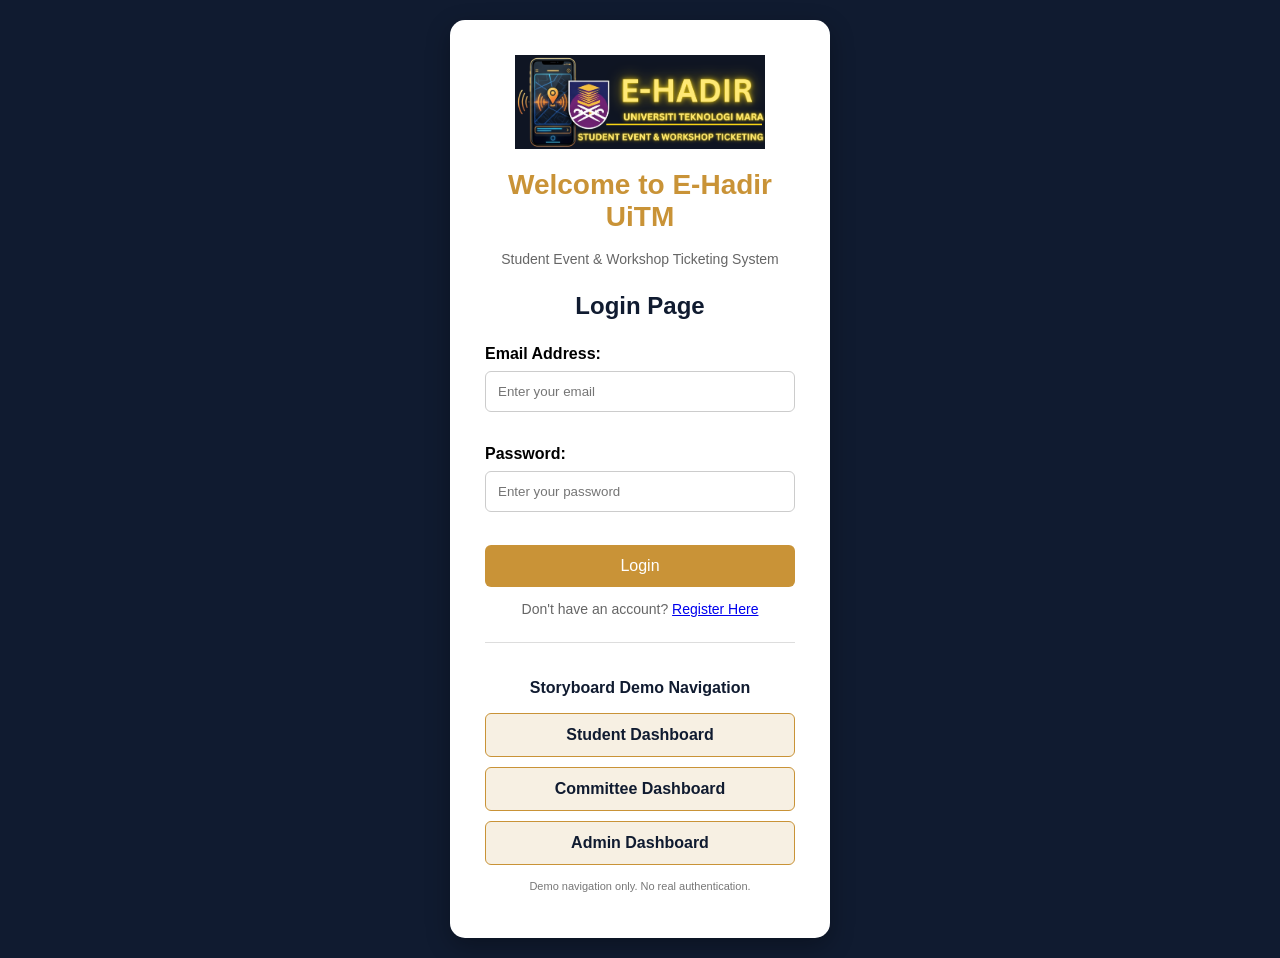
<file: E-Hadir_Storyboard/index.html>
<!DOCTYPE html>
<html lang="en">

<head>
    <meta charset="UTF-8">
    <title>E-Hadir UiTM - Login</title>
    
    <link rel="stylesheet" href="style.css">
</head>

<body>

    <div class="login-box">
        

<img src="images/logo-ehadir.png"
     alt="E-Hadir UiTM Logo"
     class="logo">

        

        <h1>Welcome to E-Hadir UiTM</h1>

        <p>
            Student Event & Workshop Ticketing System
        </p>

        <h2>Login Page</h2>

        <form onsubmit="event.preventDefault(); alert('Demo Login Page sahaja');">

            <label for="email">Email Address:</label>
            <input type="email"
                   id="email"
                   name="email"
                   placeholder="Enter your email"
                   required>

            <br><br>

            <label for="password">Password:</label>
            <input type="password"
                   id="password"
                   name="password"
                   placeholder="Enter your password"
                   required>

            <br><br>

            <button type="submit">Login</button>

        </form>
        
        
<p>
    Don't have an account?
    <a href="register.html">Register Here</a>
</p>


<!-- STORYBOARD DEMO NAVIGATION -->

<div class="demo-nav">

    <h3>Storyboard Demo Navigation</h3>

    <a href="student-dashboard.html">
        Student Dashboard
    </a>

    <a href="committee-dashboard.html">
        Committee Dashboard
    </a>

    <a href="admin-dashboard.html">
        Admin Dashboard
    </a>

    <p>
        Demo navigation only.
        No real authentication.
    </p>

</div>


    </div>

</body>


</html>
</file>
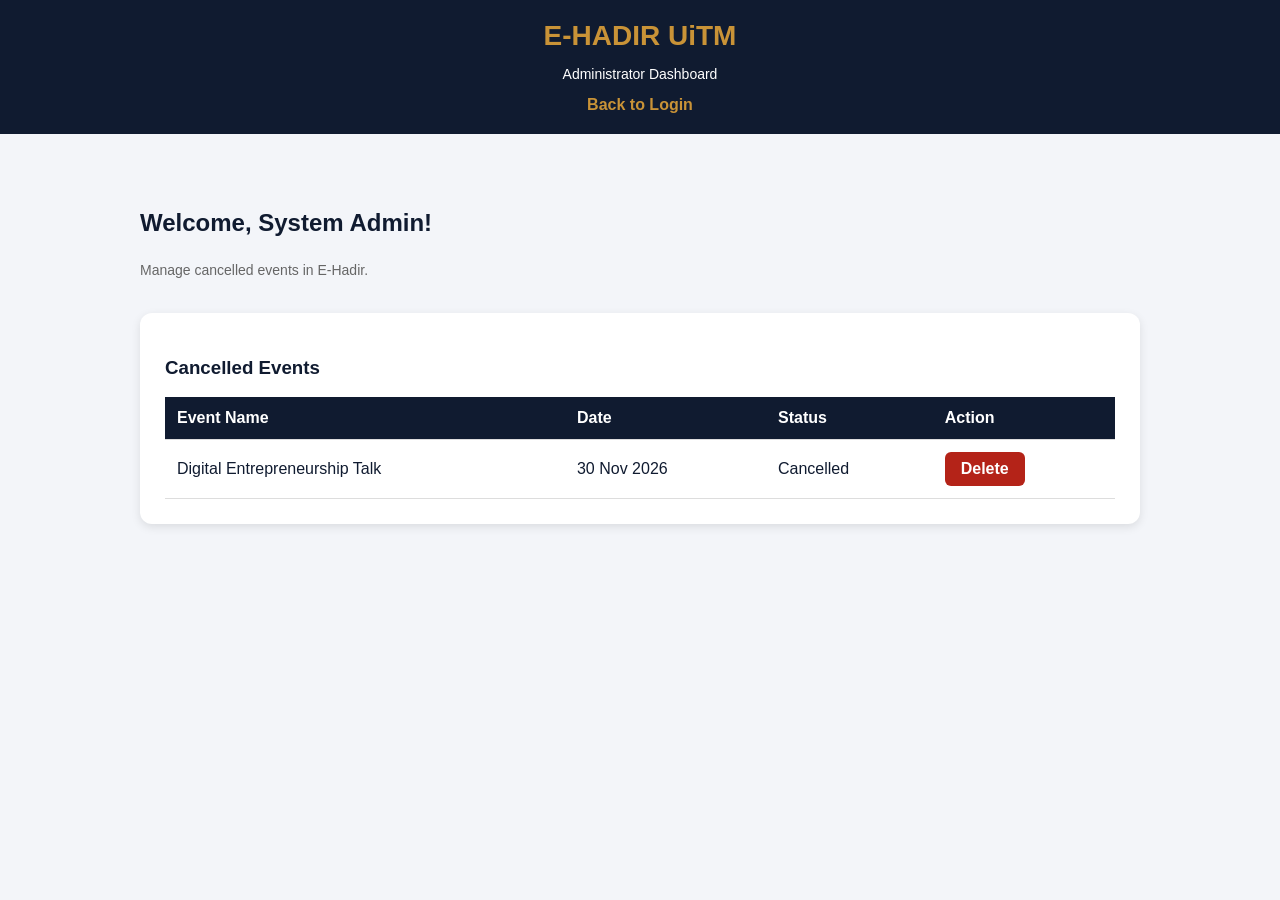
<file: E-Hadir_Storyboard/admin-dashboard.html>
<!DOCTYPE html>
<html lang="en">

<head>
    <meta charset="UTF-8">
    <meta name="viewport"
          content="width=device-width, initial-scale=1.0">

    <title>E-Hadir UiTM - Admin Dashboard</title>

    <link rel="stylesheet" href="style.css">
</head>

<body class="dashboard-page">

    <header class="dashboard-header">

        <h1>E-HADIR UiTM</h1>

        <p>Administrator Dashboard</p>

        <a href="index.html">Back to Login</a>

    </header>

    <main class="dashboard-container">

        <h2>Welcome, System Admin!</h2>

        <p>
            Manage cancelled events in E-Hadir.
        </p>

        <section class="committee-section">

            <div class="event-card">

                <h3>Cancelled Events</h3>

                <table class="committee-table">

                    <thead>
                        <tr>
                                <th>Event Name</th>
                                <th>Date</th>
                                <th>Status</th>
                                <th>Action</th>
                        </tr>
                    </thead>

                    
                                <tbody>
                                    <tr id="cancelledEventRow">
                                        
                                        
                                        <!-- EMPTY STATE MESSAGE -->
                                        <tr id="emptyCancelledRow" hidden>

                                            <td colspan="4"
                                                style="text-align: center; padding: 20px;">

                                                No cancelled events available.

                                            </td>

                                        </tr>


                                        <td>Digital Entrepreneurship Talk</td>

                                        <td>30 Nov 2026</td>

                                        <td>Cancelled</td>

                                        <td>
                                            <button type="button"
                                                    class="delete-button"
                                                    onclick="deleteCancelledEvent()">
                                                Delete
                                            </button>
                                        </td>

                                    </tr>
                                </tbody>


                </table>

            </div>

        </section>

    </main>

</body>


<script>

function deleteCancelledEvent() {

    // Ask admin for confirmation
    const confirmed = confirm(
        "Are you sure you want to delete " +
        "Digital Entrepreneurship Talk?"
    );

    // Stop if admin selects Cancel
    if (!confirmed) {
        return;
    }

    // Find the cancelled event row
    const eventRow =
        document.getElementById("cancelledEventRow");

    // Remove the row from the HTML table
    if (eventRow) {
        eventRow.remove();
    }

    // Display a demo notification
    alert(
        "Event removed from the page (Demo only).\n" +
        "No data was deleted from Apache Derby."
    );

}

</script>


</html>
</file>
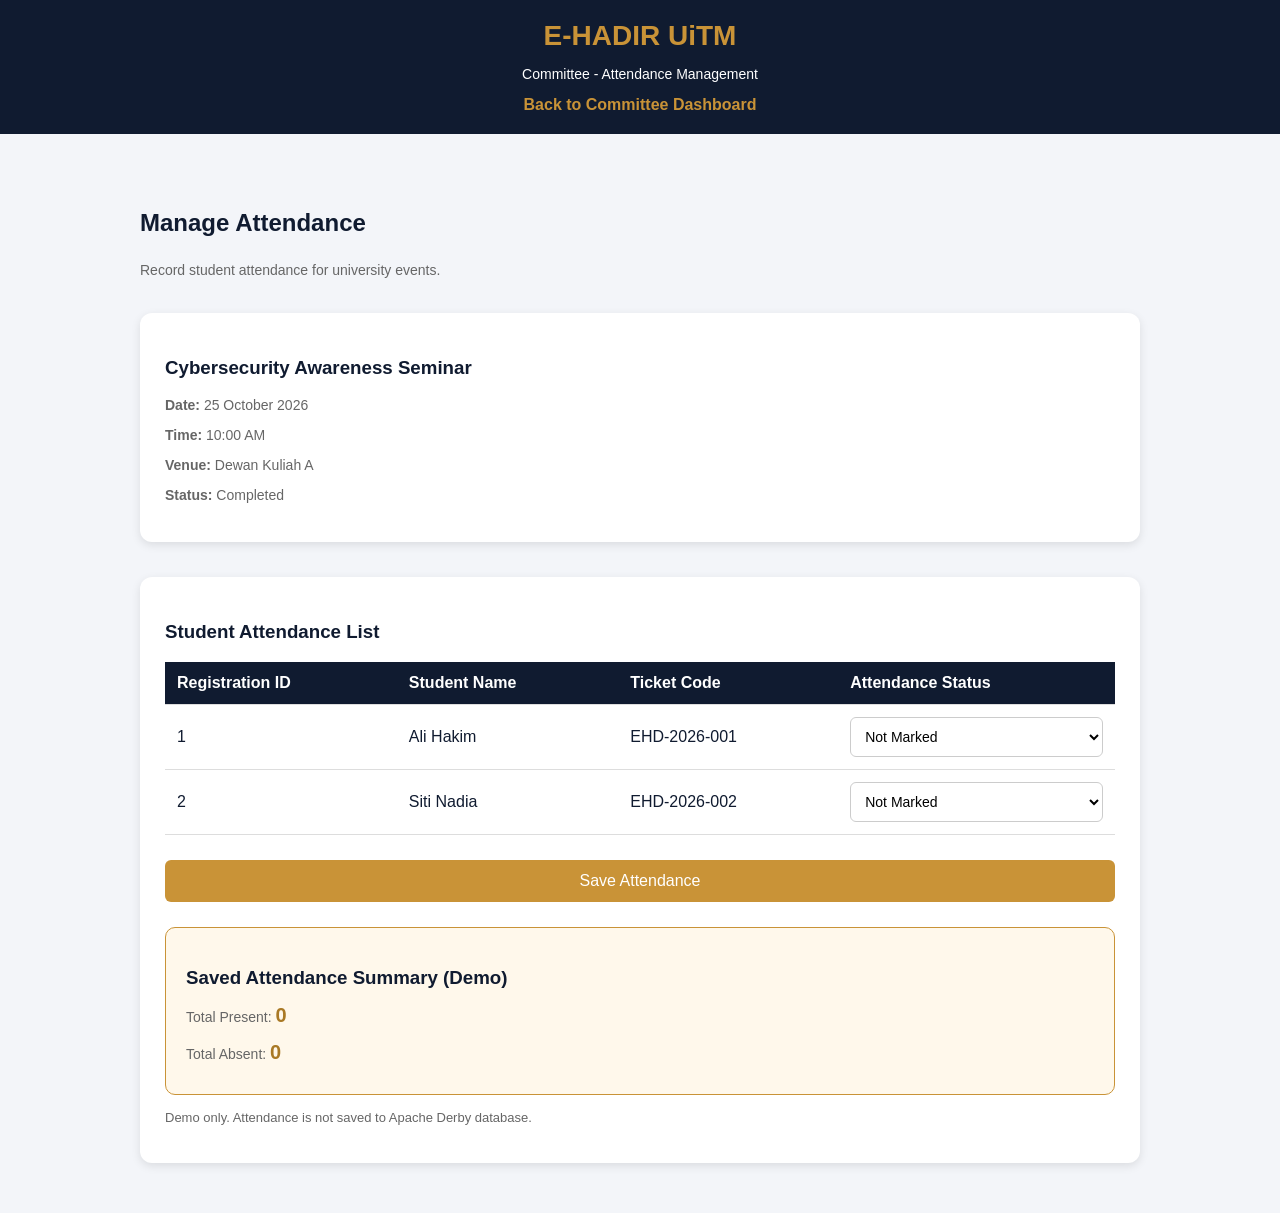
<file: E-Hadir_Storyboard/attendance.html>
<!DOCTYPE html>
<html lang="en">

<head>
    <meta charset="UTF-8">
    <meta name="viewport"
          content="width=device-width, initial-scale=1.0">

    <title>E-Hadir UiTM - Attendance Management</title>

    <link rel="stylesheet" href="style.css">
</head>

<body class="dashboard-page">

    <!-- HEADER -->
    <header class="dashboard-header">

        <h1>E-HADIR UiTM</h1>

        <p>Committee - Attendance Management</p>

        <a href="committee-dashboard.html">
            Back to Committee Dashboard
        </a>

    </header>


    <!-- MAIN CONTENT -->
    <main class="dashboard-container">

        <h2>Manage Attendance</h2>

        <p>
            Record student attendance for university events.
        </p>


        <!-- EVENT INFORMATION -->
        <section class="committee-section">

            <div class="event-card">

                <h3>Cybersecurity Awareness Seminar</h3>

                <p><strong>Date:</strong> 25 October 2026</p>

                <p><strong>Time:</strong> 10:00 AM</p>

                <p><strong>Venue:</strong> Dewan Kuliah A</p>

                <p><strong>Status:</strong> Completed</p>

            </div>

        </section>


        <!-- STUDENT ATTENDANCE -->
        <section class="committee-section">

            <div class="event-card">

                <h3>Student Attendance List</h3>

                <div class="table-scroll">

                    <table class="committee-table">

                        <thead>
                            <tr>
                                <th>Registration ID</th>
                                <th>Student Name</th>
                                <th>Ticket Code</th>
                                <th>Attendance Status</th>
                            </tr>
                        </thead>

                        <tbody>

                            <!-- STUDENT 1 -->
                            <tr>
                                <td>1</td>
                                <td>Ali Hakim</td>
                                <td>EHD-2026-001</td>

                                <td>
                                    <select id="attendance1"
                                            class="attendance-select"
                                            aria-label="Attendance for Ali Hakim">

                                        <option value="PENDING">
                                            Not Marked
                                        </option>

                                        <option value="PRESENT">
                                            Present
                                        </option>

                                        <option value="ABSENT">
                                            Absent
                                        </option>

                                    </select>
                                </td>
                            </tr>


                            <!-- STUDENT 2 -->
                            <tr>
                                <td>2</td>
                                <td>Siti Nadia</td>
                                <td>EHD-2026-002</td>

                                <td>
                                    <select id="attendance2"
                                            class="attendance-select"
                                            aria-label="Attendance for Siti Nadia">

                                        <option value="PENDING">
                                            Not Marked
                                        </option>

                                        <option value="PRESENT">
                                            Present
                                        </option>

                                        <option value="ABSENT">
                                            Absent
                                        </option>

                                    </select>
                                </td>
                            </tr>

                        </tbody>

                    </table>

                </div>


                <!-- SAVE BUTTON -->
                
                <button type="button"
                        id="saveAttendance"
                        class="attendance-button">
                    Save Attendance
                </button>


                
                    <!-- SAVE RESULT MESSAGE -->
                    <p id="attendanceMessage"
                       class="attendance-message"
                       role="status"
                       aria-live="polite">
                    </p>

                    <!-- ATTENDANCE SUMMARY -->
                    <div class="attendance-summary">

                        <h3>Saved Attendance Summary (Demo)</h3>

                        <p>
                            Total Present:
                            <strong id="totalPresent">0</strong>
                        </p>

                        <p>
                            Total Absent:
                            <strong id="totalAbsent">0</strong>
                        </p>

                    </div>

                    <p class="attendance-note">
                        Demo only. Attendance is not saved
                        to Apache Derby database.
                    </p>


            </div>

        </section>

    </main>

    
<script>

// Storage key for this event
const STORAGE_KEY = "ehadir_attendance_event1";

// Get HTML elements
const attendance1 =
    document.getElementById("attendance1");

const attendance2 =
    document.getElementById("attendance2");

const message =
    document.getElementById("attendanceMessage");


// FUNCTION 1: Save attendance
function saveAttendance() {

    // Read selected attendance status
    const status1 = attendance1.value;
    const status2 = attendance2.value;

    // Check whether both students are marked
    if (status1 === "PENDING" ||
        status2 === "PENDING") {

        message.textContent =
            "Please mark both students before saving.";

        message.className =
            "attendance-message error";

        return;
    }

    // Create attendance object
    const attendanceData = {
        "1": status1,
        "2": status2
    };

    // Save data temporarily in browser
    sessionStorage.setItem(
        STORAGE_KEY,
        JSON.stringify(attendanceData)
    );

    // Display success message
    message.textContent =
        "Demo attendance saved successfully. " +
        "No data was saved to Apache Derby.";

    message.className =
        "attendance-message success";

    // Update attendance summary
    updateSummary(attendanceData);
}


// FUNCTION 2: Calculate attendance summary
function updateSummary(data) {

    const statuses = Object.values(data);

    const totalPresent =
        statuses.filter(
            status => status === "PRESENT"
        ).length;

    const totalAbsent =
        statuses.filter(
            status => status === "ABSENT"
        ).length;

    document.getElementById(
        "totalPresent"
    ).textContent = totalPresent;

    document.getElementById(
        "totalAbsent"
    ).textContent = totalAbsent;

}


// FUNCTION 3: Restore saved demo attendance
function loadAttendance() {

    const savedData =
        sessionStorage.getItem(STORAGE_KEY);

    if (savedData) {

        const data = JSON.parse(savedData);

        // Restore previous selections
        attendance1.value = data["1"];
        attendance2.value = data["2"];

        // Restore summary
        updateSummary(data);

    }

}


// Connect button to Save function
document.getElementById(
    "saveAttendance"
).addEventListener("click", saveAttendance);


// Load previously saved attendance
loadAttendance();

</script>

    
</body>
</html>
</file>
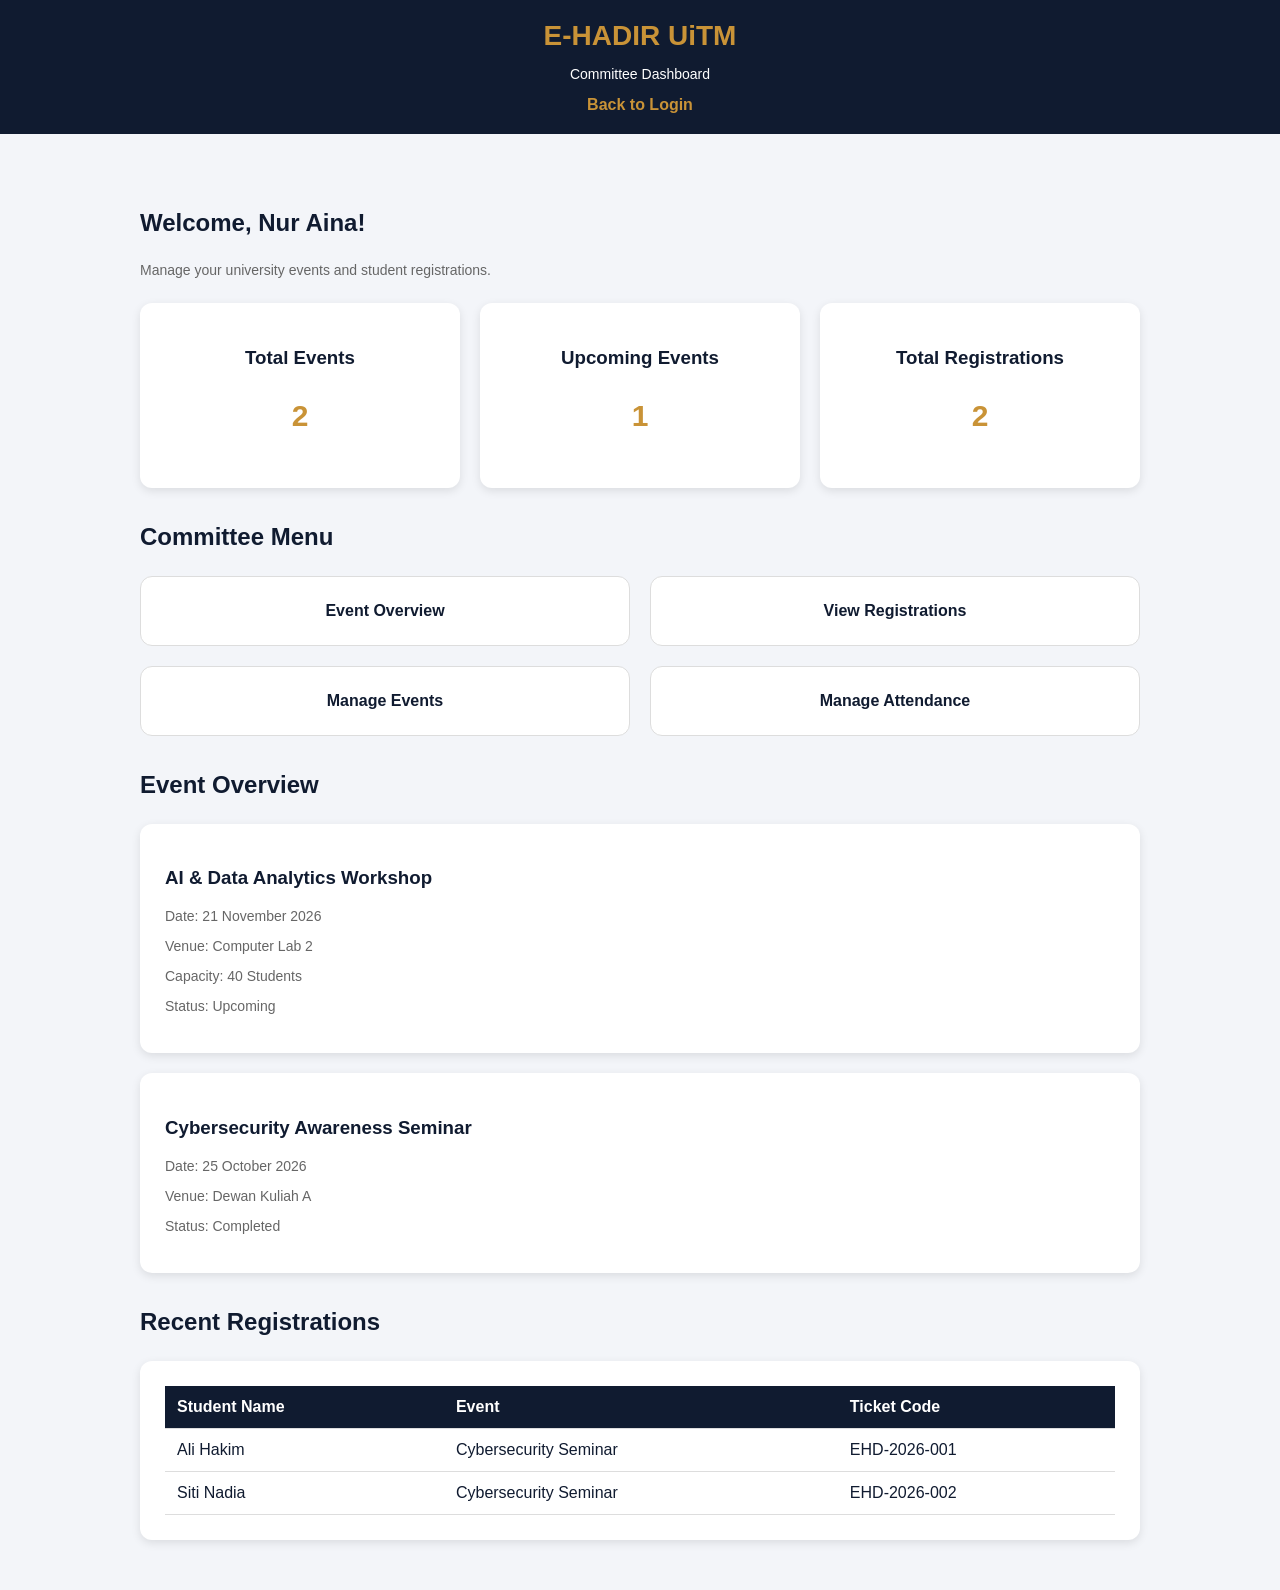
<file: E-Hadir_Storyboard/committee-dashboard.html>
<!DOCTYPE html>
<html lang="en">

<head>
    <meta charset="UTF-8">
    <meta name="viewport"
          content="width=device-width, initial-scale=1.0">

    <title>E-Hadir UiTM - Committee Dashboard</title>

    <link rel="stylesheet" href="style.css">
</head>

<body class="dashboard-page">

    <!-- HEADER -->
    <header class="dashboard-header">

        <h1>E-HADIR UiTM</h1>

        <p>Committee Dashboard</p>

        <a href="index.html">
            Back to Login
        </a>

    </header>


    <!-- MAIN CONTENT -->
    <main class="dashboard-container">

        <h2>Welcome, Nur Aina!</h2>

        <p>
            Manage your university events and
            student registrations.
        </p>


        <!-- DASHBOARD STATISTICS -->
        <section class="dashboard-stats">

            <div class="stat-card">
                <h3>Total Events</h3>
                <p class="stat-number">2</p>
            </div>

            <div class="stat-card">
                <h3>Upcoming Events</h3>
                <p class="stat-number">1</p>
            </div>

            <div class="stat-card">
                <h3>Total Registrations</h3>
                <p class="stat-number">2</p>
            </div>

        </section>


        <!-- COMMITTEE NAVIGATION -->
        <section class="committee-section">

            <h2>Committee Menu</h2>

            
                        
                        <nav class="committee-menu">

                            <!-- MENU 1: EVENT OVERVIEW -->
                            <a href="#eventOverview"
                               class="committee-link">
                                Event Overview
                            </a>

                            <!-- MENU 2: VIEW REGISTRATIONS -->
                            <a href="#registrationOverview"
                               class="committee-link">
                                View Registrations
                            </a>

                            <!-- MENU 3: MANAGE EVENTS -->
                            <a href="manage-events.html"
                               class="committee-link">
                                Manage Events
                            </a>

                            <!-- MENU 4: MANAGE ATTENDANCE -->
                            <a href="attendance.html"
                               class="committee-link">
                                Manage Attendance
                            </a>

                        </nav>



        </section>


        <!-- EVENT OVERVIEW -->
        <section class="committee-section"
                 id="eventOverview">

            <h2>Event Overview</h2>

            
                        <!-- AI WORKSHOP EVENT CARD -->

                        <div class="event-card">

                            <h3 id="dashboardWorkshopName">
                                AI & Data Analytics Workshop
                            </h3>

                            <p id="dashboardWorkshopDate">
                                Date: 21 November 2026
                            </p>

                            <p id="dashboardWorkshopVenue">
                                Venue: Computer Lab 2
                            </p>

                            <p id="dashboardWorkshopCapacity">
                                Capacity: 40 Students
                            </p>

                            <p>Status: Upcoming</p>

                        </div>


            <div class="event-card">

                <h3>Cybersecurity Awareness Seminar</h3>

                <p>Date: 25 October 2026</p>

                <p>Venue: Dewan Kuliah A</p>

                <p>Status: Completed</p>

            </div>

        </section>


        <!-- REGISTRATION OVERVIEW -->
        <section class="committee-section"
                 id="registrationOverview">

            <h2>Recent Registrations</h2>

            <div class="event-card">

                <table class="committee-table">

                    <thead>
                        <tr>
                            <th>Student Name</th>
                            <th>Event</th>
                            <th>Ticket Code</th>
                        </tr>
                    </thead>

                    <tbody>
                        <tr>
                            <td>Ali Hakim</td>
                            <td>Cybersecurity Seminar</td>
                            <td>EHD-2026-001</td>
                        </tr>

                        <tr>
                            <td>Siti Nadia</td>
                            <td>Cybersecurity Seminar</td>
                            <td>EHD-2026-002</td>
                        </tr>
                    </tbody>

                </table>

            </div>

        </section>

    </main>

    
<script>

// LESSON 1C(D)
// Synchronize Committee Dashboard

function loadUpdatedWorkshop() {

    // Read saved event from sessionStorage
    const savedEvent = sessionStorage.getItem(
        "ehadir_updated_workshop"
    );

    // Stop if no updated event exists
    if (!savedEvent) {
        return;
    }

    // Convert JSON text into JavaScript object
    const updatedEvent = JSON.parse(savedEvent);

    // Format event date
    const formattedDate = new Date(
        updatedEvent.date
    ).toLocaleDateString("en-GB", {
        day: "numeric",
        month: "long",
        year: "numeric"
    });

    // Update Event Name
    document.getElementById(
        "dashboardWorkshopName"
    ).textContent = updatedEvent.name;

    // Update Event Date
    document.getElementById(
        "dashboardWorkshopDate"
    ).textContent = "Date: " + formattedDate;

    // Update Event Venue
    document.getElementById(
        "dashboardWorkshopVenue"
    ).textContent = "Venue: " + updatedEvent.venue;

    // Update Event Capacity
    document.getElementById(
        "dashboardWorkshopCapacity"
    ).textContent =
        "Capacity: " + updatedEvent.capacity
        + " Students";

}

// Execute when page loads
loadUpdatedWorkshop();

</script>

    
    
</body>
</html>
</file>
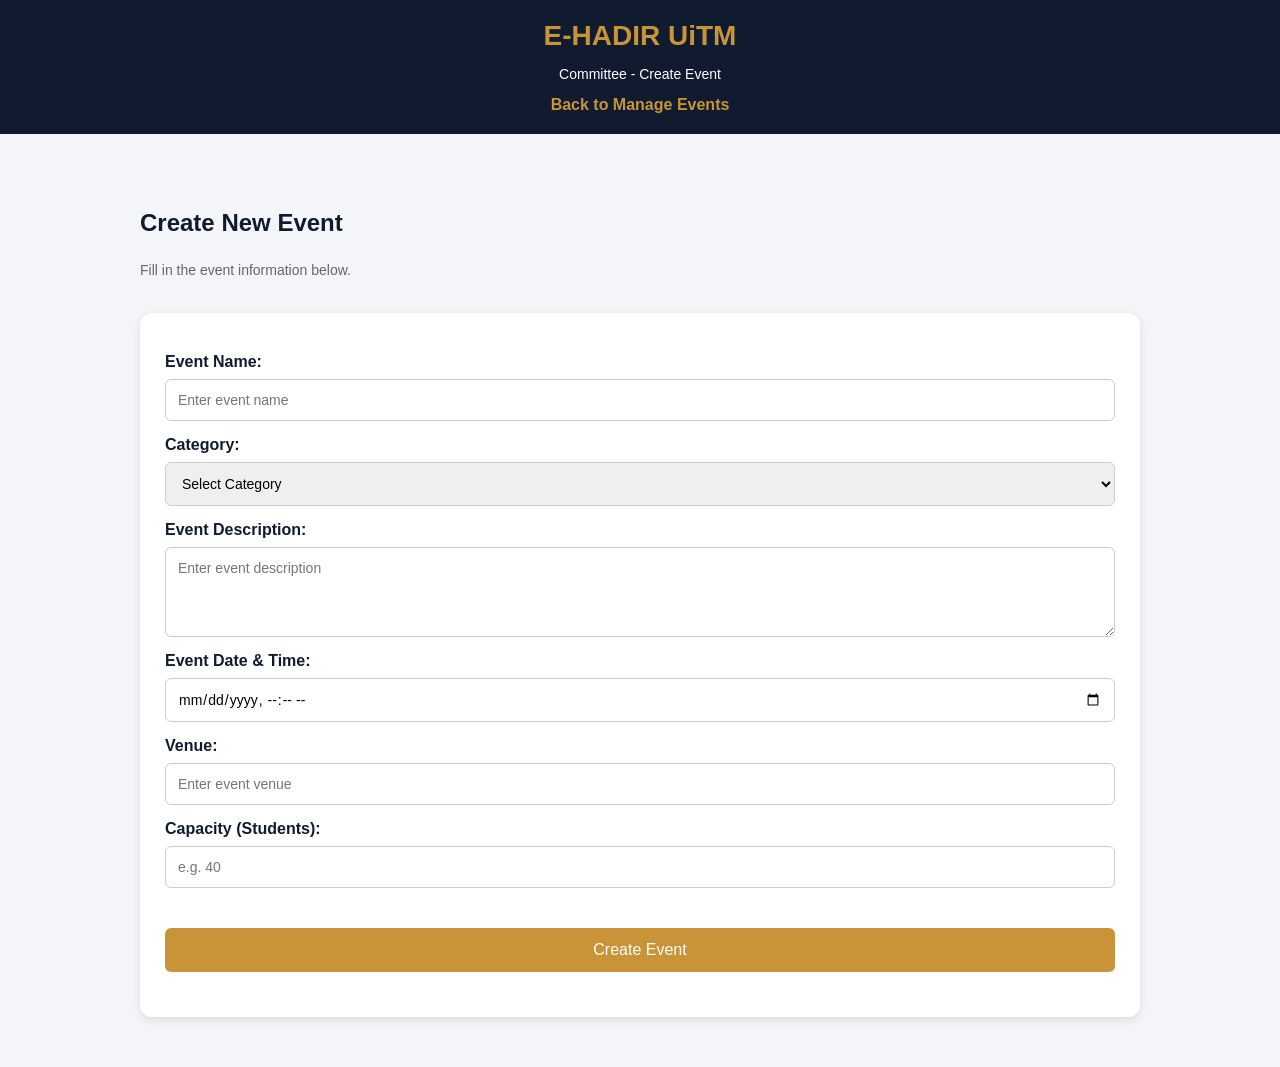
<file: E-Hadir_Storyboard/create-event.html>
<!DOCTYPE html>
<html lang="en">

<head>
    <meta charset="UTF-8">
    <meta name="viewport"
          content="width=device-width, initial-scale=1.0">

    <title>E-Hadir UiTM - Create Event</title>

    <link rel="stylesheet" href="style.css">
</head>

<body class="dashboard-page">

    <!-- HEADER -->
    <header class="dashboard-header">

        <h1>E-HADIR UiTM</h1>

        <p>Committee - Create Event</p>

        <a href="manage-events.html">
            Back to Manage Events
        </a>

    </header>


    <!-- MAIN CONTENT -->
    <main class="dashboard-container">

        <h2>Create New Event</h2>

        <p>
            Fill in the event information below.
        </p>

        <section class="committee-section">

            <div class="event-card">

                <!-- CREATE EVENT FORM -->
                <form id="createEventForm"
                      class="create-event-form"
                      onsubmit="createEvent(event)">

                    <!-- EVENT NAME -->
                    <label for="eventName">
                        Event Name:
                    </label>

                    <input type="text"
                           id="eventName"
                           name="eventName"
                           placeholder="Enter event name"
                           maxlength="150"
                           required>


                    <!-- CATEGORY -->
                    <label for="category">
                        Category:
                    </label>

                    <select id="category"
                            name="category"
                            required>

                        <option value="">
                            Select Category
                        </option>

                        <option value="Workshop">
                            Workshop
                        </option>

                        <option value="Seminar">
                            Seminar
                        </option>

                        <option value="Competition">
                            Competition
                        </option>

                    </select>


                    <!-- DESCRIPTION -->
                    <label for="description">
                        Event Description:
                    </label>

                    <textarea id="description"
                              name="description"
                              rows="4"
                              placeholder="Enter event description"
                              required></textarea>


                    <!-- EVENT DATE AND TIME -->
                    <label for="eventDate">
                        Event Date & Time:
                    </label>

                    <input type="datetime-local"
                           id="eventDate"
                           name="eventDate"
                           required>


                    <!-- VENUE -->
                    <label for="venue">
                        Venue:
                    </label>

                    <input type="text"
                           id="venue"
                           name="venue"
                           placeholder="Enter event venue"
                           maxlength="150"
                           required>


                    <!-- CAPACITY -->
                    <label for="capacity">
                        Capacity (Students):
                    </label>

                    <input type="number"
                           id="capacity"
                           name="capacity"
                           min="1"
                           step="1"
                           placeholder="e.g. 40"
                           required>


                    <!-- SUBMIT BUTTON -->
                    <button type="submit">
                        Create Event
                    </button>

                </form>


                <!-- RESULT MESSAGE -->
                <p id="createMessage"
                   class="create-message"
                   role="status"
                   aria-live="polite"></p>

                <div id="eventPreview"
                     class="event-preview"
                     hidden>

                    <h3>Event Preview (Demo)</h3>

                    <p id="previewName"></p>

                    <p id="previewCategory"></p>

                    <p id="previewDate"></p>

                    <p id="previewVenue"></p>

                    <p id="previewCapacity"></p>

                </div>

            </div>

        </section>

    </main>

   
<script>

function createEvent(event) {

    // Prevent normal form submission
    event.preventDefault();

    // Get input values
    const eventName =
        document.getElementById("eventName").value.trim();

    const category =
        document.getElementById("category").value;

    const eventDate =
        document.getElementById("eventDate").value;

    const venue =
        document.getElementById("venue").value.trim();

    const capacity =
        Number(document.getElementById("capacity").value);

    const message =
        document.getElementById("createMessage");


    // Check event name
    if (eventName === "") {
        message.textContent =
            "Please enter the event name.";
        message.style.color = "red";
        return;
    }

    // Check event date
    if (new Date(eventDate).getTime() <= Date.now()) {
        message.textContent =
            "Event date must be in the future.";
        message.style.color = "red";
        return;
    }

    // Check venue
    if (venue === "") {
        message.textContent =
            "Please enter the event venue.";
        message.style.color = "red";
        return;
    }

    // Check capacity
    if (!Number.isInteger(capacity) || capacity < 1) {
        message.textContent =
            "Capacity must be a positive whole number.";
        message.style.color = "red";
        return;
    }


    // Display demo message
    message.textContent =
        "Demo event preview generated. " +
        "No data has been saved to Apache Derby.";

    message.style.color = "green";


    // Display event preview
    document.getElementById("previewName").textContent =
        "Event Name: " + eventName;

    document.getElementById("previewCategory").textContent =
        "Category: " + category;

    document.getElementById("previewDate").textContent =
        "Event Date: " + eventDate;

    document.getElementById("previewVenue").textContent =
        "Venue: " + venue;

    document.getElementById("previewCapacity").textContent =
        "Capacity: " + capacity + " Students";

    document.getElementById("eventPreview").hidden = false;

}

</script>


</body>
</html>
</file>
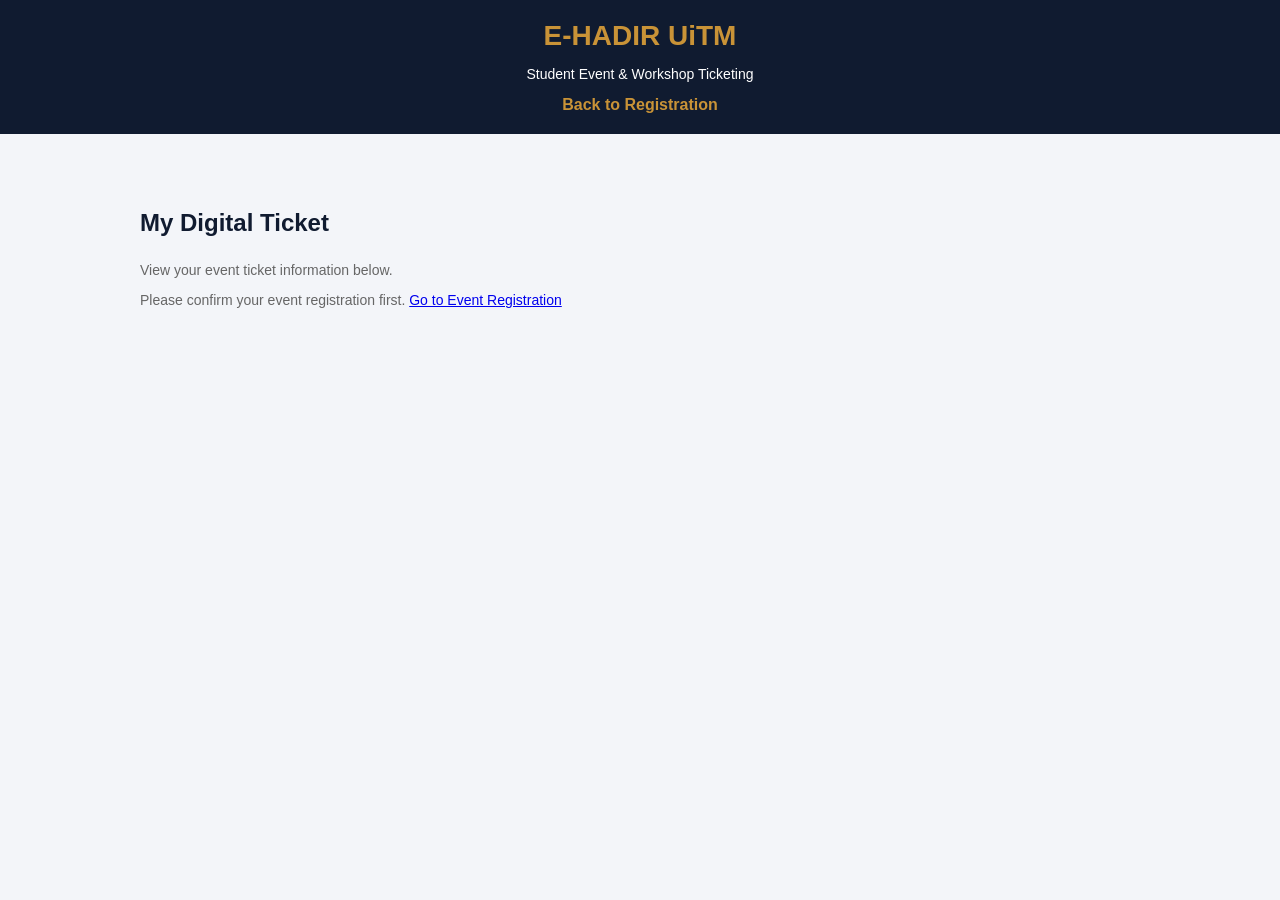
<file: E-Hadir_Storyboard/digital-ticket.html>
<!DOCTYPE html>
<html lang="en">

<head>
    <meta charset="UTF-8">
    <meta name="viewport"
          content="width=device-width, initial-scale=1.0">

    <title>E-Hadir UiTM - Digital Ticket</title>

    <link rel="stylesheet" href="style.css">
</head>

<body class="dashboard-page">

    <!-- HEADER -->
    <header class="dashboard-header">

        <h1>E-HADIR UiTM</h1>

        <p>Student Event & Workshop Ticketing</p>

        <a href="event-registration.html">
            Back to Registration
        </a>

    </header>


    <!-- MAIN CONTENT -->
    <main class="dashboard-container">

        <h2>My Digital Ticket</h2>

        <p>View your event ticket information below.</p>


        
<!-- MESSAGE BEFORE CONFIRMATION -->
<p id="ticketNotice">
    Please confirm your event registration first.
    <a href="event-registration.html">
        Go to Event Registration
    </a>
</p>

<!-- DIGITAL TICKET -->
<article class="ticket-card"
         id="demoTicket"
         hidden>


            <!-- TICKET HEADER -->
            <div class="ticket-header">

                <h2>E-HADIR</h2>

                <p>STUDENT EVENT TICKET</p>

            </div>


            <!-- TICKET INFORMATION -->
            <div class="ticket-content">

                <h3>AI & Data Analytics Workshop</h3>

                <hr>

                <p>
                    <strong>Student Name:</strong>
                    Ali Hakim
                </p>

                <p>
                    <strong>Category:</strong>
                    Workshop
                </p>

                <p>
                    <strong>Date:</strong>
                    21 November 2026
                </p>

                <p>
                    <strong>Time:</strong>
                    9:00 AM
                </p>

                <p>
                    <strong>Venue:</strong>
                    Computer Lab 2
                </p>

                <p>
                    <strong>Ticket Status:</strong>
                    Demo Only
                </p>

                <hr>


                <!-- TICKET CODE -->
                <div class="ticket-code">

                    <p>TICKET CODE</p>

                    <h2>DEMO-AI-001</h2>

                </div>


                <!-- DEMO NOTICE -->
                <p class="ticket-warning">
                    STORYBOARD DEMO -
                    NOT A VALID ENTRY TICKET
                </p>

            </div>

        </article>

    </main>

    
<script>

    // Step 1: Check demo registration status
    const ticketStatus =
        sessionStorage.getItem("ehadir_demo_ticket");

    // Step 2: Get ticket elements
    const ticket =
        document.getElementById("demoTicket");

    const notice =
        document.getElementById("ticketNotice");

    // Step 3: Show ticket after confirmation
    if (ticketStatus === "confirmed") {

        ticket.hidden = false;

        notice.hidden = true;

    }

</script>

    
</body>
</html>
</file>
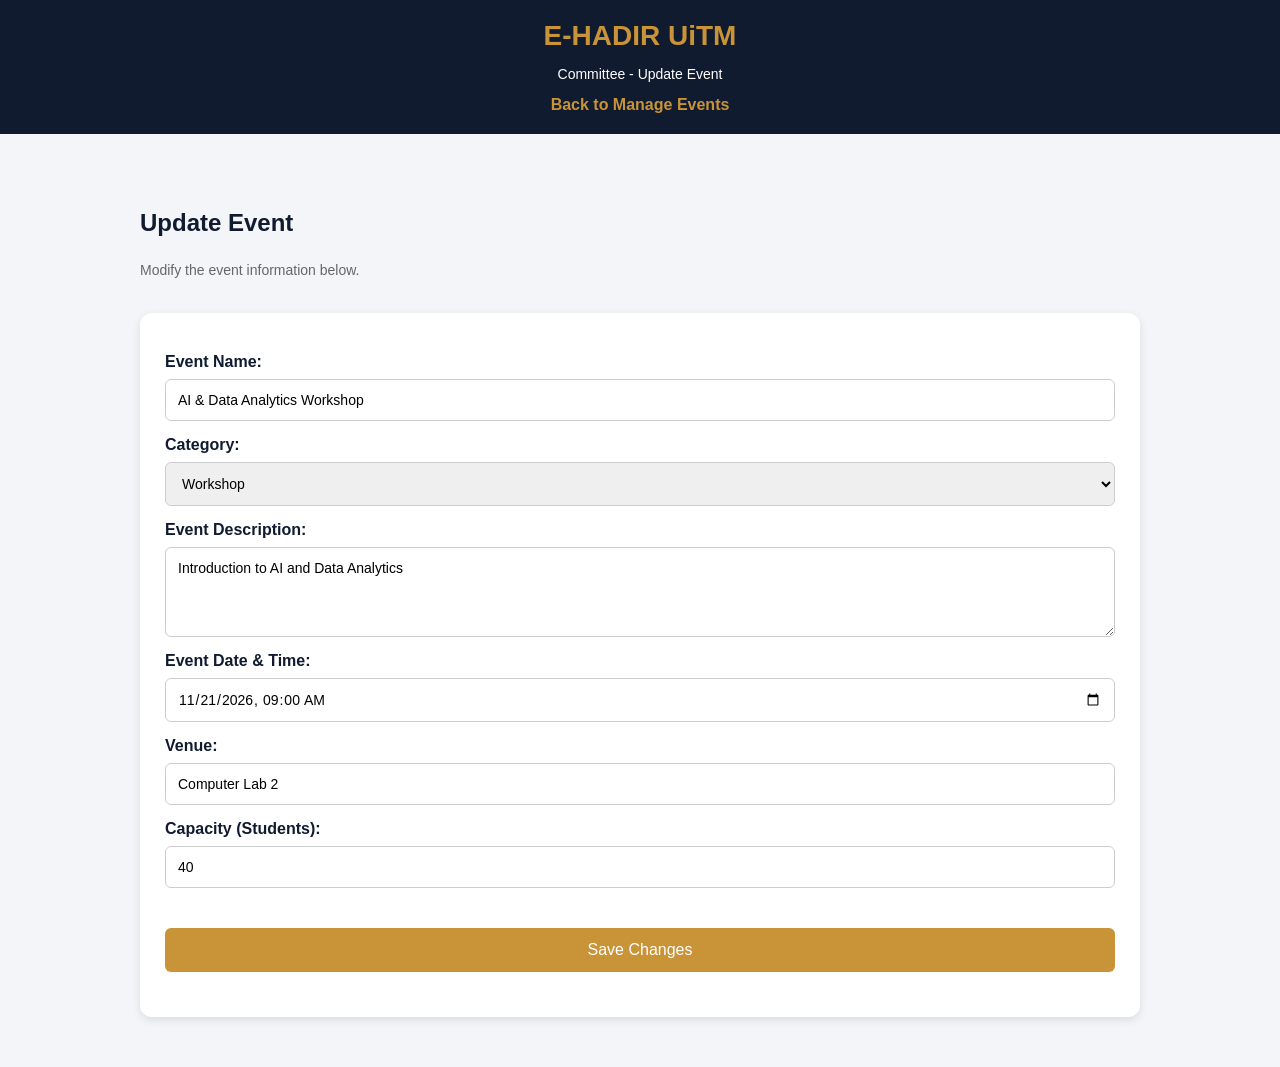
<file: E-Hadir_Storyboard/edit-event.html>
<!DOCTYPE html>
<html lang="en">

<head>
    <meta charset="UTF-8">
    <meta name="viewport"
          content="width=device-width, initial-scale=1.0">

    <title>E-Hadir UiTM - Update Event</title>

    <link rel="stylesheet" href="style.css">
</head>

<body class="dashboard-page">

    <!-- HEADER -->
    <header class="dashboard-header">

        <h1>E-HADIR UiTM</h1>

        <p>Committee - Update Event</p>

        <a href="manage-events.html">
            Back to Manage Events
        </a>

    </header>


    <!-- MAIN CONTENT -->
    <main class="dashboard-container">

        <h2>Update Event</h2>

        <p>
            Modify the event information below.
        </p>

        <section class="committee-section">

            <div class="event-card">

                <!-- UPDATE EVENT FORM -->
                <form id="editEventForm"
                      class="create-event-form"
                      onsubmit="updateEvent(event)">

                    <!-- EVENT NAME -->
                    <label for="eventName">
                        Event Name:
                    </label>

                    <input type="text"
                           id="eventName"
                           name="eventName"
                           value="AI &amp; Data Analytics Workshop"
                           maxlength="150"
                           required>


                    <!-- CATEGORY -->
                    <label for="category">
                        Category:
                    </label>

                    <select id="category"
                            name="category"
                            required>

                        <option value="Workshop" selected>
                            Workshop
                        </option>

                        <option value="Seminar">
                            Seminar
                        </option>

                        <option value="Competition">
                            Competition
                        </option>

                    </select>


                    <!-- DESCRIPTION -->
                    <label for="description">
                        Event Description:
                    </label>

                    <textarea id="description"
                              name="description"
                              rows="4"
                              required>Introduction to AI and Data Analytics</textarea>


                    <!-- DATE AND TIME -->
                    <label for="eventDate">
                        Event Date & Time:
                    </label>

                    <input type="datetime-local"
                           id="eventDate"
                           name="eventDate"
                           value="2026-11-21T09:00"
                           required>


                    <!-- VENUE -->
                    <label for="venue">
                        Venue:
                    </label>

                    <input type="text"
                           id="venue"
                           name="venue"
                           value="Computer Lab 2"
                           maxlength="150"
                           required>


                    <!-- CAPACITY -->
                    <label for="capacity">
                        Capacity (Students):
                    </label>

                    <input type="number"
                           id="capacity"
                           name="capacity"
                           value="40"
                           min="1"
                           step="1"
                           required>


                    <!-- SAVE BUTTON -->
                    <button type="submit">
                        Save Changes
                    </button>

                </form>


                <!-- RESULT MESSAGE -->
                <p id="updateMessage"
                   class="create-message"
                   role="status"
                   aria-live="polite"></p>

            </div>

        </section>

    </main>

    
<script>

function updateEvent(event) {

    // Stop normal form submission
    event.preventDefault();

    // Get updated values
    const eventName =
        document.getElementById("eventName").value.trim();

    const category =
        document.getElementById("category").value;

    const description =
        document.getElementById("description").value.trim();

    const eventDate =
        document.getElementById("eventDate").value;

    const venue =
        document.getElementById("venue").value.trim();

    const capacity =
        Number(document.getElementById("capacity").value);

    const message =
        document.getElementById("updateMessage");


    // Validate text fields
    if (eventName === "" ||
        description === "" ||
        venue === "") {

        message.textContent =
            "Please complete all event information.";

        message.style.color = "red";
        return;
    }


    // Validate event date
    const selectedTime = new Date(eventDate).getTime();

    if (!Number.isFinite(selectedTime) ||
        selectedTime <= Date.now()) {

        message.textContent =
            "Event date must be in the future.";

        message.style.color = "red";
        return;
    }


    // Validate capacity
    if (!Number.isInteger(capacity) || capacity < 1) {

        message.textContent =
            "Capacity must be a positive whole number.";

        message.style.color = "red";
        return;
    }


    // Create updated event object
    const updatedEvent = {
        name: eventName,
        category: category,
        description: description,
        date: eventDate,
        venue: venue,
        capacity: capacity
    };


    // Save temporary demo data in browser
    sessionStorage.setItem(
        "ehadir_updated_workshop",
        JSON.stringify(updatedEvent)
    );


    // Display success message
    message.textContent =
        "Event updated successfully (Demo only). " +
        "No changes were made to Apache Derby.";

    message.style.color = "green";

}

</script>


</body>
</html>
</file>
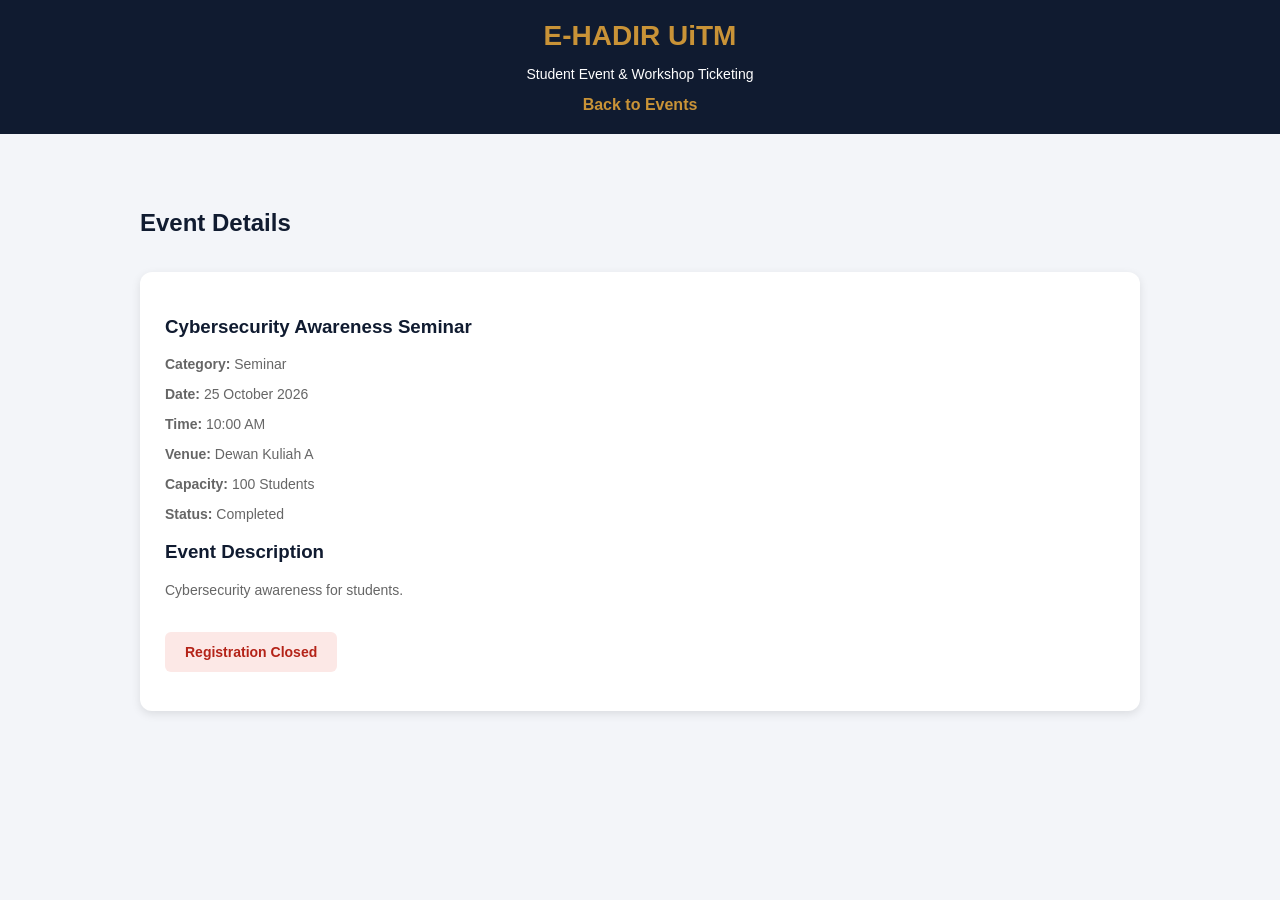
<file: E-Hadir_Storyboard/event-details.html>
<!DOCTYPE html>
<html lang="en">

<head>
    <meta charset="UTF-8">
    <meta name="viewport"
          content="width=device-width, initial-scale=1.0">

    <title>E-Hadir UiTM - Event Details</title>

    <link rel="stylesheet" href="style.css">
</head>

<body class="dashboard-page">

    <!-- HEADER -->
    <header class="dashboard-header">

        <h1>E-HADIR UiTM</h1>

        <p>Student Event & Workshop Ticketing</p>

        <a href="events.html">Back to Events</a>

    </header>

    <!-- MAIN CONTENT -->
    <main class="dashboard-container">

        <h2>Event Details</h2>

        <section class="event-section">

            <div class="event-card">

                <h3>Cybersecurity Awareness Seminar</h3>

                <p><strong>Category:</strong> Seminar</p>

                <p><strong>Date:</strong> 25 October 2026</p>

                <p><strong>Time:</strong> 10:00 AM</p>

                <p><strong>Venue:</strong> Dewan Kuliah A</p>

                <p><strong>Capacity:</strong> 100 Students</p>

                <p><strong>Status:</strong> Completed</p>

                <h3>Event Description</h3>

                <p>
                    Cybersecurity awareness for students.
                </p>

                <p class="registration-closed">
                    Registration Closed
                </p>

            </div>

        </section>

    </main>

</body>
</html>
</file>
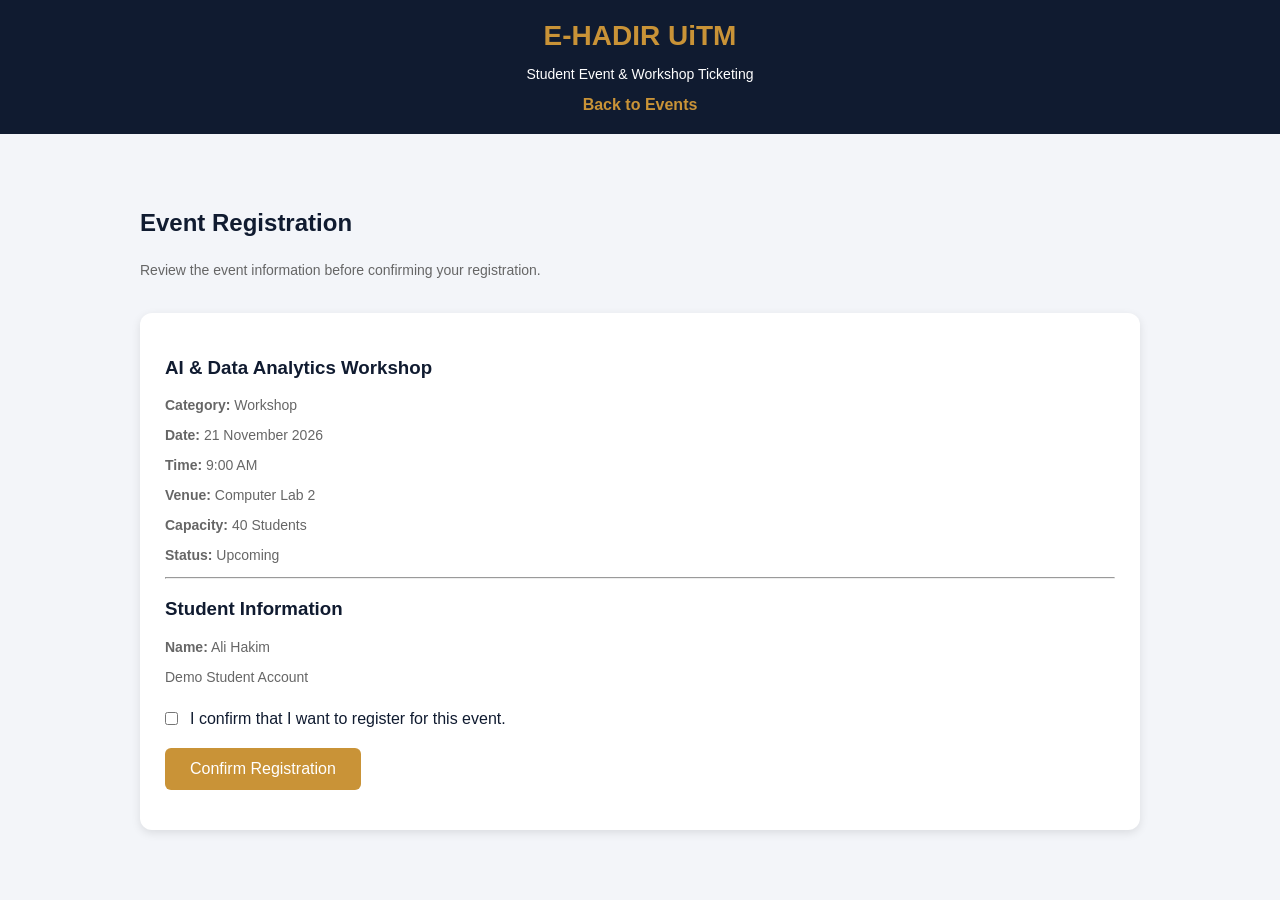
<file: E-Hadir_Storyboard/event-registration.html>
<!DOCTYPE html>
<html lang="en">

<head>
    <meta charset="UTF-8">
    <meta name="viewport"
          content="width=device-width, initial-scale=1.0">

    <title>E-Hadir UiTM - Event Registration</title>

    <link rel="stylesheet" href="style.css">
</head>

<body class="dashboard-page">

    <!-- HEADER -->
    <header class="dashboard-header">

        <h1>E-HADIR UiTM</h1>

        <p>Student Event & Workshop Ticketing</p>

        <a href="events.html">
            Back to Events
        </a>

    </header>


    <!-- MAIN CONTENT -->
    <main class="dashboard-container">

        <h2>Event Registration</h2>

        <p>
            Review the event information before
            confirming your registration.
        </p>


        <!-- EVENT INFORMATION -->
        <section class="event-section">

            <div class="event-card">

                <h3>AI & Data Analytics Workshop</h3>

                <p><strong>Category:</strong> Workshop</p>

                <p><strong>Date:</strong> 21 November 2026</p>

                <p><strong>Time:</strong> 9:00 AM</p>

                <p><strong>Venue:</strong> Computer Lab 2</p>

                <p><strong>Capacity:</strong> 40 Students</p>

                <p><strong>Status:</strong> Upcoming</p>

                <hr>


                <!-- STUDENT INFORMATION -->
                <h3>Student Information</h3>

                <p><strong>Name:</strong> Ali Hakim</p>

                <p>Demo Student Account</p>


                <!-- REGISTRATION FORM -->
                <form id="eventRegistrationForm"
                      onsubmit="confirmEventRegistration(event)">

                    <div class="registration-confirm">

                        <input type="checkbox"
                               id="confirmEvent"
                               name="confirmEvent">

                        <label for="confirmEvent">
                            I confirm that I want to
                            register for this event.
                        </label>

                    </div>

                    <button type="submit"
                            class="event-register-button">
                        Confirm Registration
                    </button>

                </form>

                <!-- VALIDATION MESSAGE -->
                <p id="registrationMessage"
                   class="registration-message"
                   role="status"
                   aria-live="polite"></p>

            </div>

        </section>

    </main>


    <!-- JAVASCRIPT -->
    <script>

        
function confirmEventRegistration(event) {

    // Step 1: Prevent normal form submission
    event.preventDefault();

    // Step 2: Check the confirmation checkbox
    const confirmed =
        document.getElementById("confirmEvent").checked;

    const message =
        document.getElementById("registrationMessage");

    // Step 3: Validation
    if (!confirmed) {

        message.textContent =
            "Please confirm your event registration.";

        message.className =
            "registration-message error";

        return;
    }

    // Step 4: Store demo confirmation in browser
    sessionStorage.setItem(
        "ehadir_demo_ticket",
        "confirmed"
    );

    // Step 5: Show demo notification
    alert(
        "Demo registration confirmed!\n" +
        "No data has been saved to the database."
    );

    // Step 6: Open Digital Ticket Page
    window.location.href = "digital-ticket.html";

}


    </script>

</body>
</html>
</file>
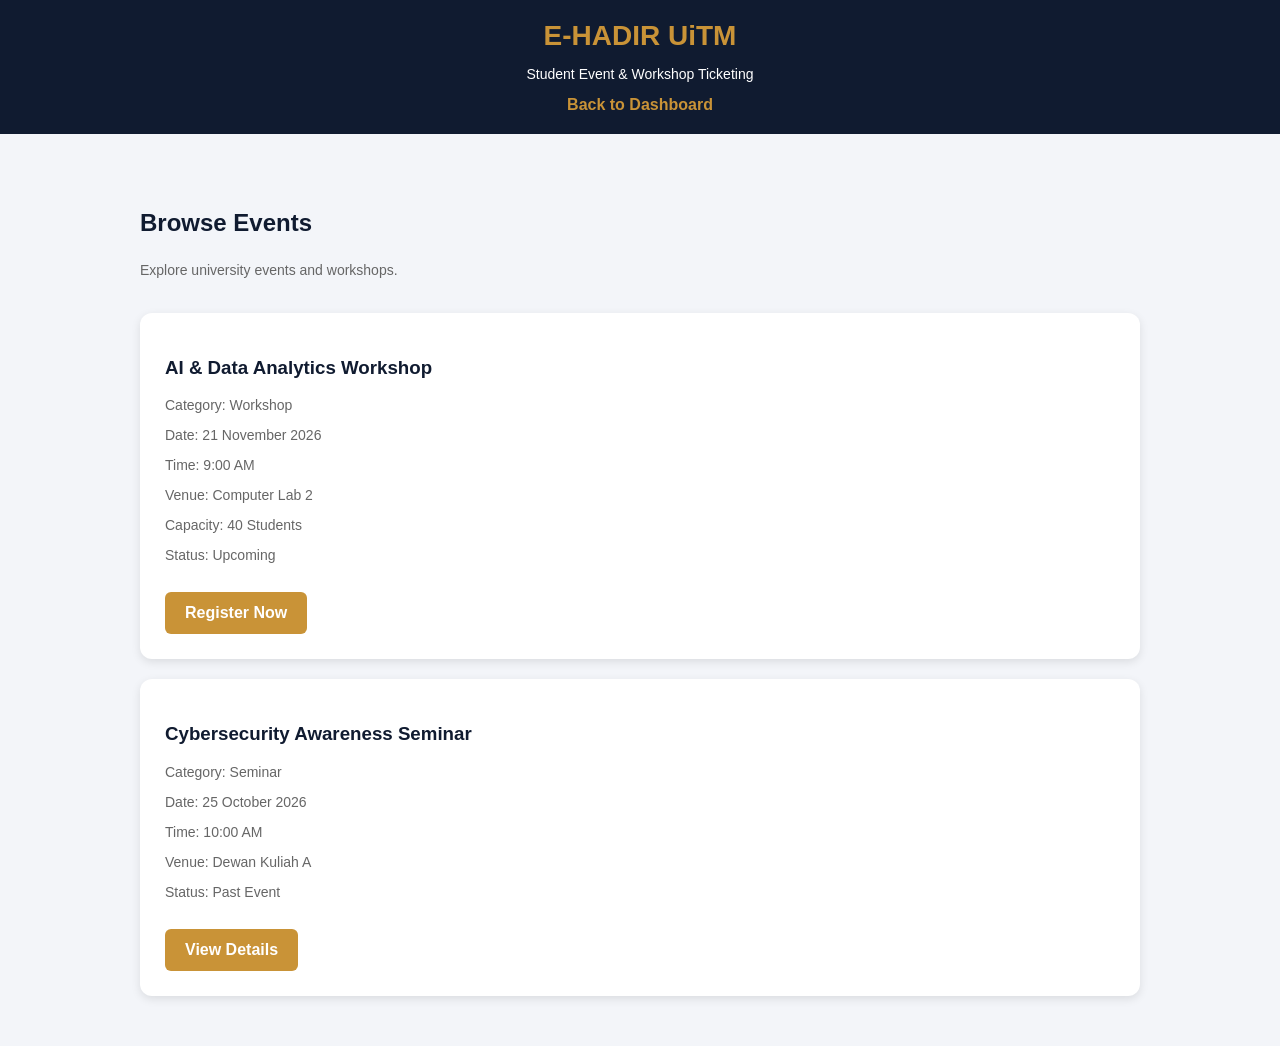
<file: E-Hadir_Storyboard/events.html>
<!DOCTYPE html>
<html lang="en">

<head>
    <meta charset="UTF-8">
    <meta name="viewport"
          content="width=device-width, initial-scale=1.0">

    <title>E-Hadir UiTM - Browse Events</title>

    <link rel="stylesheet" href="style.css">
</head>

<body class="dashboard-page">

    <!-- HEADER -->
    <header class="dashboard-header">

        <h1>E-HADIR UiTM</h1>

        <p>Student Event & Workshop Ticketing</p>

        <a href="student-dashboard.html">
            Back to Dashboard
        </a>

    </header>

    <!-- MAIN CONTENT -->
    <main class="dashboard-container">

        <h2>Browse Events</h2>

        <p>
            Explore university events and workshops.
        </p>

        <!-- EVENT LIST -->
        <section class="event-section">
            
            
<!-- UPCOMING EVENT -->

<div class="event-card">

    <h3>AI & Data Analytics Workshop</h3>

    <p>Category: Workshop</p>

    <p>Date: 21 November 2026</p>

    <p>Time: 9:00 AM</p>

    <p>Venue: Computer Lab 2</p>

    <p>Capacity: 40 Students</p>

    <p>Status: Upcoming</p>

    <a href="event-registration.html"
       class="event-link">
        Register Now
    </a>

</div>


            <div class="event-card">

                <h3>
                    Cybersecurity Awareness Seminar
                </h3>

                <p>Category: Seminar</p>

                <p>Date: 25 October 2026</p>

                <p>Time: 10:00 AM</p>

                <p>Venue: Dewan Kuliah A</p>

                <p>Status: Past Event</p>
                
                
<a href="event-details.html" class="event-link">
    View Details
</a>


            </div>

        </section>

    </main>

</body>
</html>
</file>
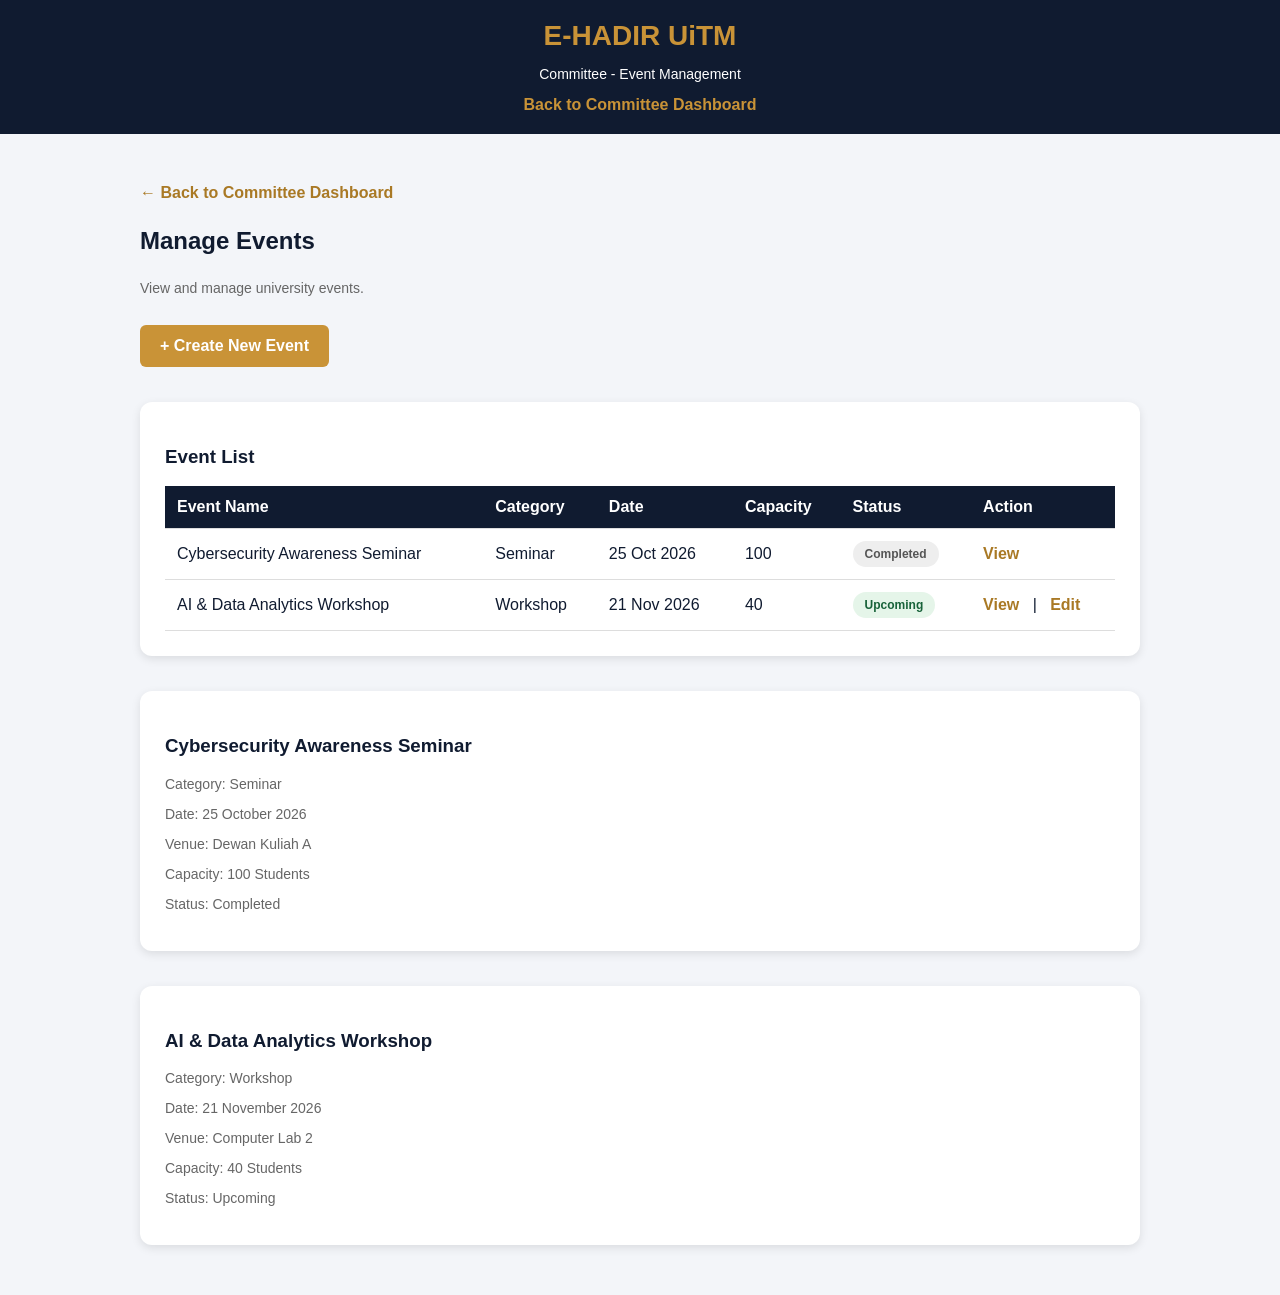
<file: E-Hadir_Storyboard/manage-events.html>
<!DOCTYPE html>
<html lang="en">

<head>
    <meta charset="UTF-8">
    <meta name="viewport"
          content="width=device-width, initial-scale=1.0">

    <title>E-Hadir UiTM - Manage Events</title>

    <link rel="stylesheet" href="style.css">
</head>

<body class="dashboard-page">

    <!-- HEADER -->
    <header class="dashboard-header">

        <h1>E-HADIR UiTM</h1>

        <p>Committee - Event Management</p>

        <a href="committee-dashboard.html">
            Back to Committee Dashboard
        </a>

    </header>


    <!-- MAIN CONTENT -->
    <main class="dashboard-container">
        
        
<!-- BACK TO COMMITTEE DASHBOARD -->

            <a href="committee-dashboard.html"
               class="manage-link">
                &larr; Back to Committee Dashboard
            </a>


        <h2>Manage Events</h2>

        <p>View and manage university events.</p>
        
        
<a href="create-event.html"
   class="event-link">
    + Create New Event
</a>



        <!-- EVENT LIST -->
        <section class="committee-section">

            <div class="event-card">

                <h3>Event List</h3>

                <div class="table-scroll">

                    <table class="committee-table">

                        <thead>
                            <tr>
                                <th>Event Name</th>
                                <th>Category</th>
                                <th>Date</th>
                                <th>Capacity</th>
                                <th>Status</th>
                                <th>Action</th>
                            </tr>
                        </thead>

                        <tbody>

                            <!-- EVENT 1 -->
                            <tr>
                                <td>Cybersecurity Awareness Seminar</td>
                                <td>Seminar</td>
                                <td>25 Oct 2026</td>
                                <td>100</td>
                                <td>
                                    <span class="event-status status-completed">
                                        Completed
                                    </span>
                                </td>
                                <td>
                                    <a href="#seminar-details"
                                       class="manage-link">
                                        View
                                    </a>
                                </td>
                            </tr>

                            <!-- EVENT 2 -->
                            <tr id="workshopRow">
                                <td>AI & Data Analytics Workshop</td>
                                <td>Workshop</td>
                                <td>21 Nov 2026</td>
                                <td>40</td>
                                <td>
                                    <span class="event-status status-upcoming">
                                        Upcoming
                                    </span>
                                </td>
                                <td>
                                    <a href="#workshop-details"
                                       class="manage-link">
                                        View
                                    </a>
                                    
                                    &nbsp; | &nbsp;

                                        <a href="edit-event.html"
                                       class="manage-link">
                                        Edit
                                        </a>
                                </td>
                            </tr>

                        </tbody>

                    </table>

                </div>

            </div>

        </section>


        <!-- EVENT 1 DETAILS -->
        <section class="committee-section"
                 id="seminar-details">

            <div class="event-card">

                <h3>Cybersecurity Awareness Seminar</h3>

                <p>Category: Seminar</p>
                <p>Date: 25 October 2026</p>
                <p>Venue: Dewan Kuliah A</p>
                <p>Capacity: 100 Students</p>
                <p>Status: Completed</p>

            </div>

        </section>


        <!-- EVENT 2 DETAILS -->
        <section class="committee-section"
                 id="workshop-details">

            <div class="event-card">

                <h3>AI & Data Analytics Workshop</h3>

                <p>Category: Workshop</p>
                <p>Date: 21 November 2026</p>
                <p>Venue: Computer Lab 2</p>
                <p>Capacity: 40 Students</p>
                <p>Status: Upcoming</p>

            </div>

        </section>

    </main>
    
    
<script>

    // Read updated event demo data
    const savedEvent =
        sessionStorage.getItem("ehadir_updated_workshop");

    if (savedEvent) {

        const updatedEvent = JSON.parse(savedEvent);

        // Find AI Workshop row
        const row =
            document.getElementById("workshopRow");

        if (row) {

            const formattedDate =
                new Date(updatedEvent.date)
                .toLocaleDateString("en-GB", {
                    day: "2-digit",
                    month: "short",
                    year: "numeric"
                });

            row.cells[0].textContent =
                updatedEvent.name;

            row.cells[1].textContent =
                updatedEvent.category;

            row.cells[2].textContent =
                formattedDate;

            row.cells[3].textContent =
                updatedEvent.capacity;
        }

        // Update event details section
        const details =
            document.getElementById("workshop-details");

        if (details) {

            details.querySelector("h3").textContent =
                updatedEvent.name;

            const info =
                details.querySelectorAll(".event-card p");

            info[0].textContent =
                "Category: " + updatedEvent.category;

            info[1].textContent =
                "Date: " + new Date(updatedEvent.date)
                .toLocaleString("en-GB");

            info[2].textContent =
                "Venue: " + updatedEvent.venue;

            info[3].textContent =
                "Capacity: " + updatedEvent.capacity +
                " Students";
        }
    }

</script>


</body>
</html>
</file>
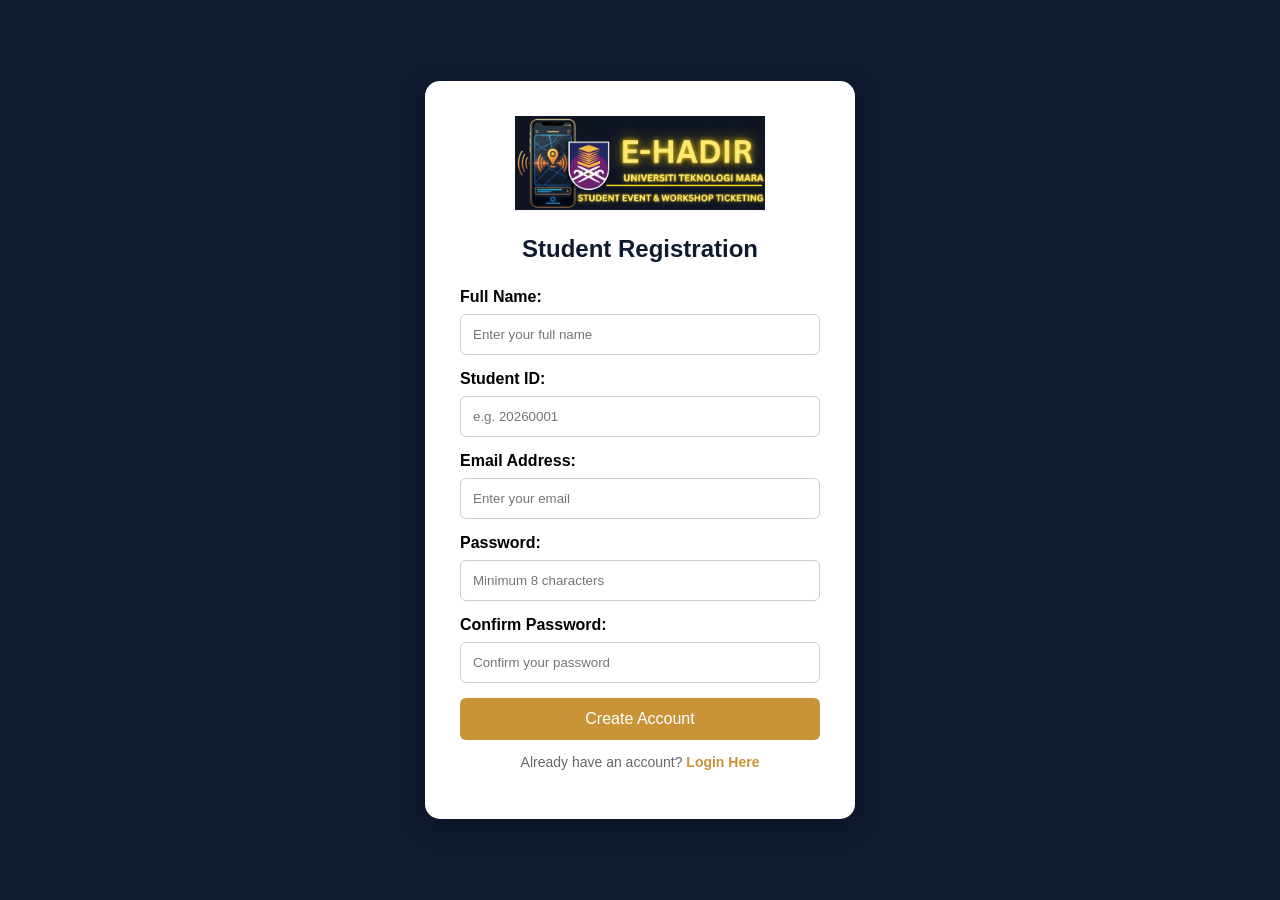
<file: E-Hadir_Storyboard/register.html>
<!DOCTYPE html>
<html lang="en">

<head>
    <meta charset="UTF-8">
    <meta name="viewport"
          content="width=device-width, initial-scale=1.0">

    <title>E-Hadir UiTM - Registration</title>

    <link rel="stylesheet" href="style.css">
</head>

<body>

    <div class="login-box register-box">

        <!-- E-Hadir Logo -->
        <img src="images/logo-ehadir.png"
             alt="E-Hadir UiTM Logo"
             class="logo">

        <h2>Student Registration</h2>

        <form onsubmit="validateRegistration(event)">

            <!-- Full Name -->
            <label for="fullName">Full Name:</label>
            <input type="text"
                   id="fullName"
                   name="fullName"
                   placeholder="Enter your full name"
                   required>

            <!-- Student ID -->
            <label for="studentId">Student ID:</label>
            <input type="text"
                   id="studentId"
                   name="studentId"
                   placeholder="e.g. 20260001"
                   required>

            <!-- Email -->
            <label for="email">Email Address:</label>
            <input type="email"
                   id="email"
                   name="email"
                   placeholder="Enter your email"
                   required>

            <!-- Password -->
            <label for="password">Password:</label>
            <input type="password"
                   id="password"
                   name="password"
                   placeholder="Minimum 8 characters"
                   minlength="8"
                   required>

            <!-- Confirm Password -->
            <label for="confirmPassword">
                Confirm Password:
            </label>
            <input type="password"
                   id="confirmPassword"
                   name="confirmPassword"
                   placeholder="Confirm your password"
                   minlength="8"
                   required>

            <!-- Register Button -->
            <button type="submit">
                Create Account
            </button>

        </form>

        <p>
            Already have an account?
            <a href="index.html">Login Here</a>
        </p>

    </div>

    
<script>

function validateRegistration(event) {

    // Prevent form from submitting
    event.preventDefault();

    // Get input values
    const fullName =
        document.getElementById("fullName").value.trim();

    const studentId =
        document.getElementById("studentId").value.trim();

    const password =
        document.getElementById("password").value;

    const confirmPassword =
        document.getElementById("confirmPassword").value;

    // Check full name
    if (fullName === "") {
        alert("Please enter your full name.");
        return;
    }

    // Check student ID
    if (studentId === "") {
        alert("Please enter your Student ID.");
        return;
    }

    // Check password matching
    if (password !== confirmPassword) {
        alert("Passwords do not match!");
        return;
    }

    // Registration demo success
    alert("Registration validation successful! (Demo only)");

}

</script>

    
</body>
</html>
</file>
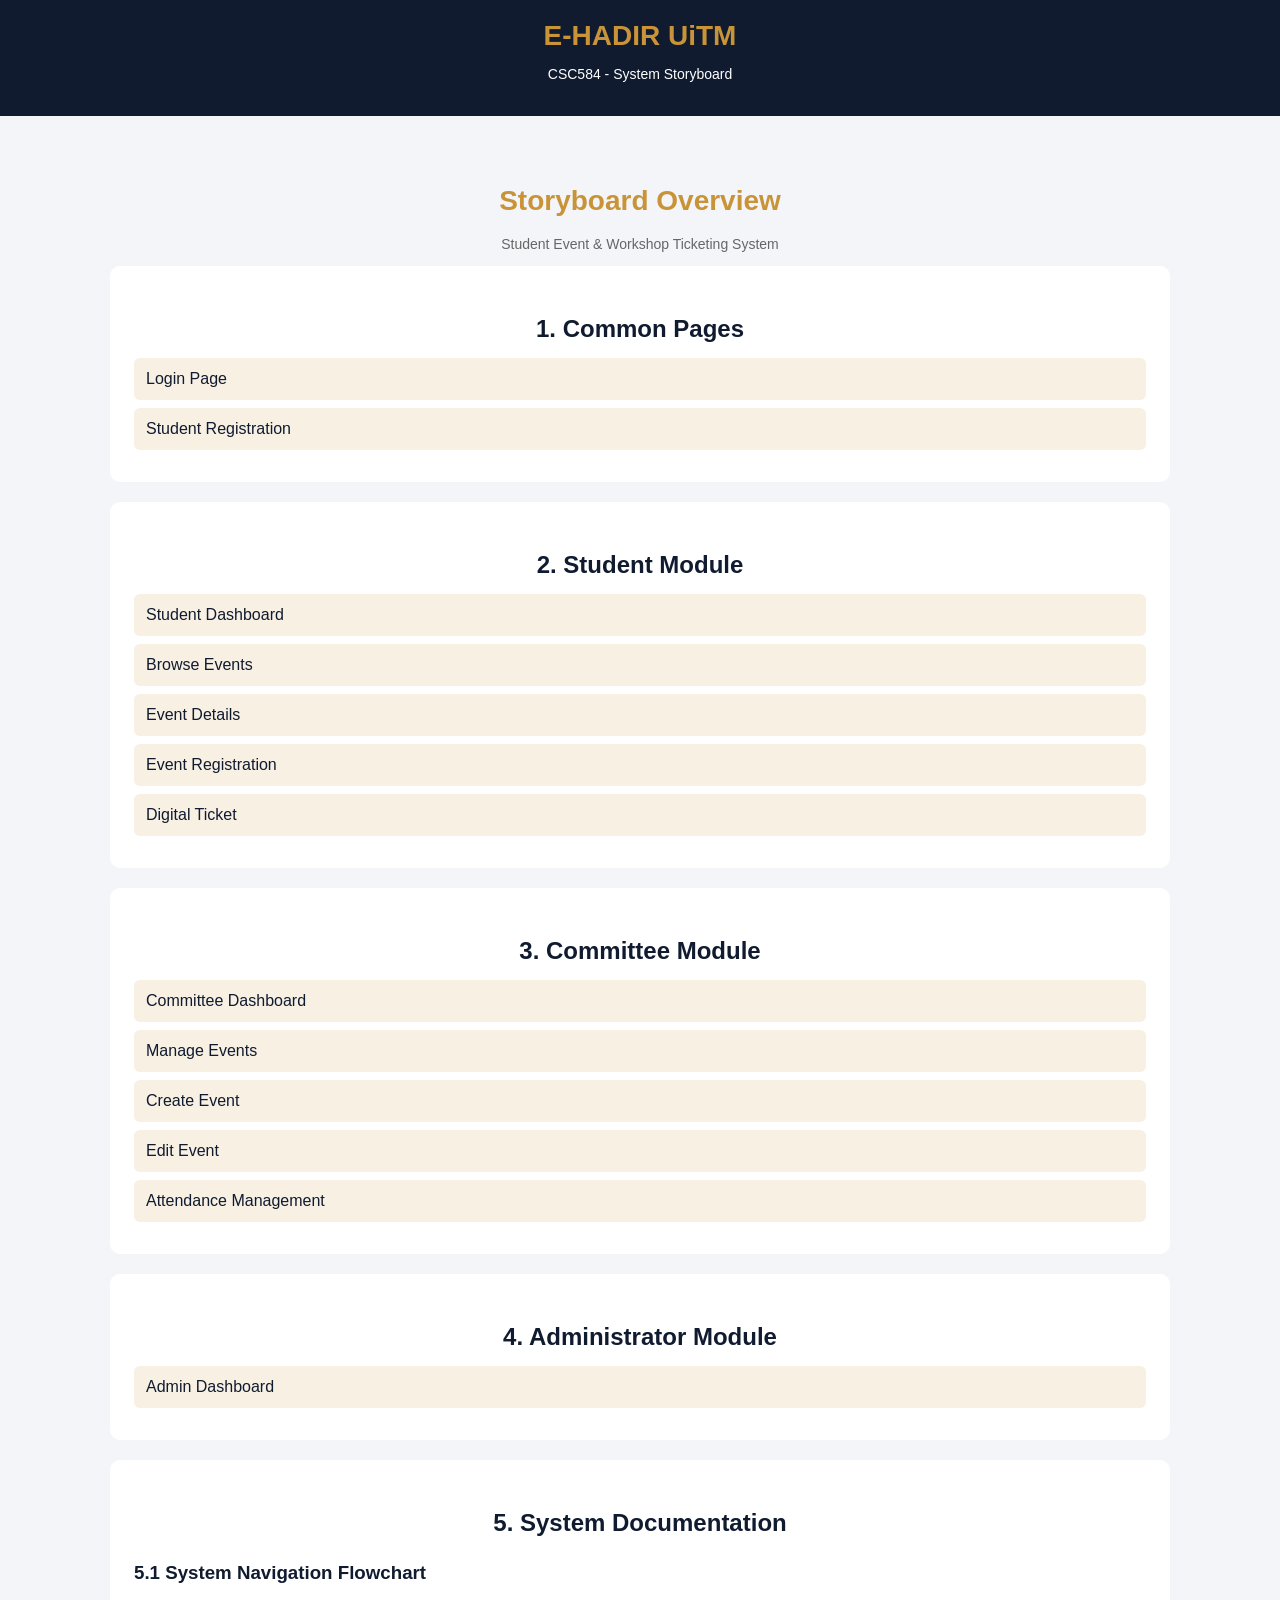
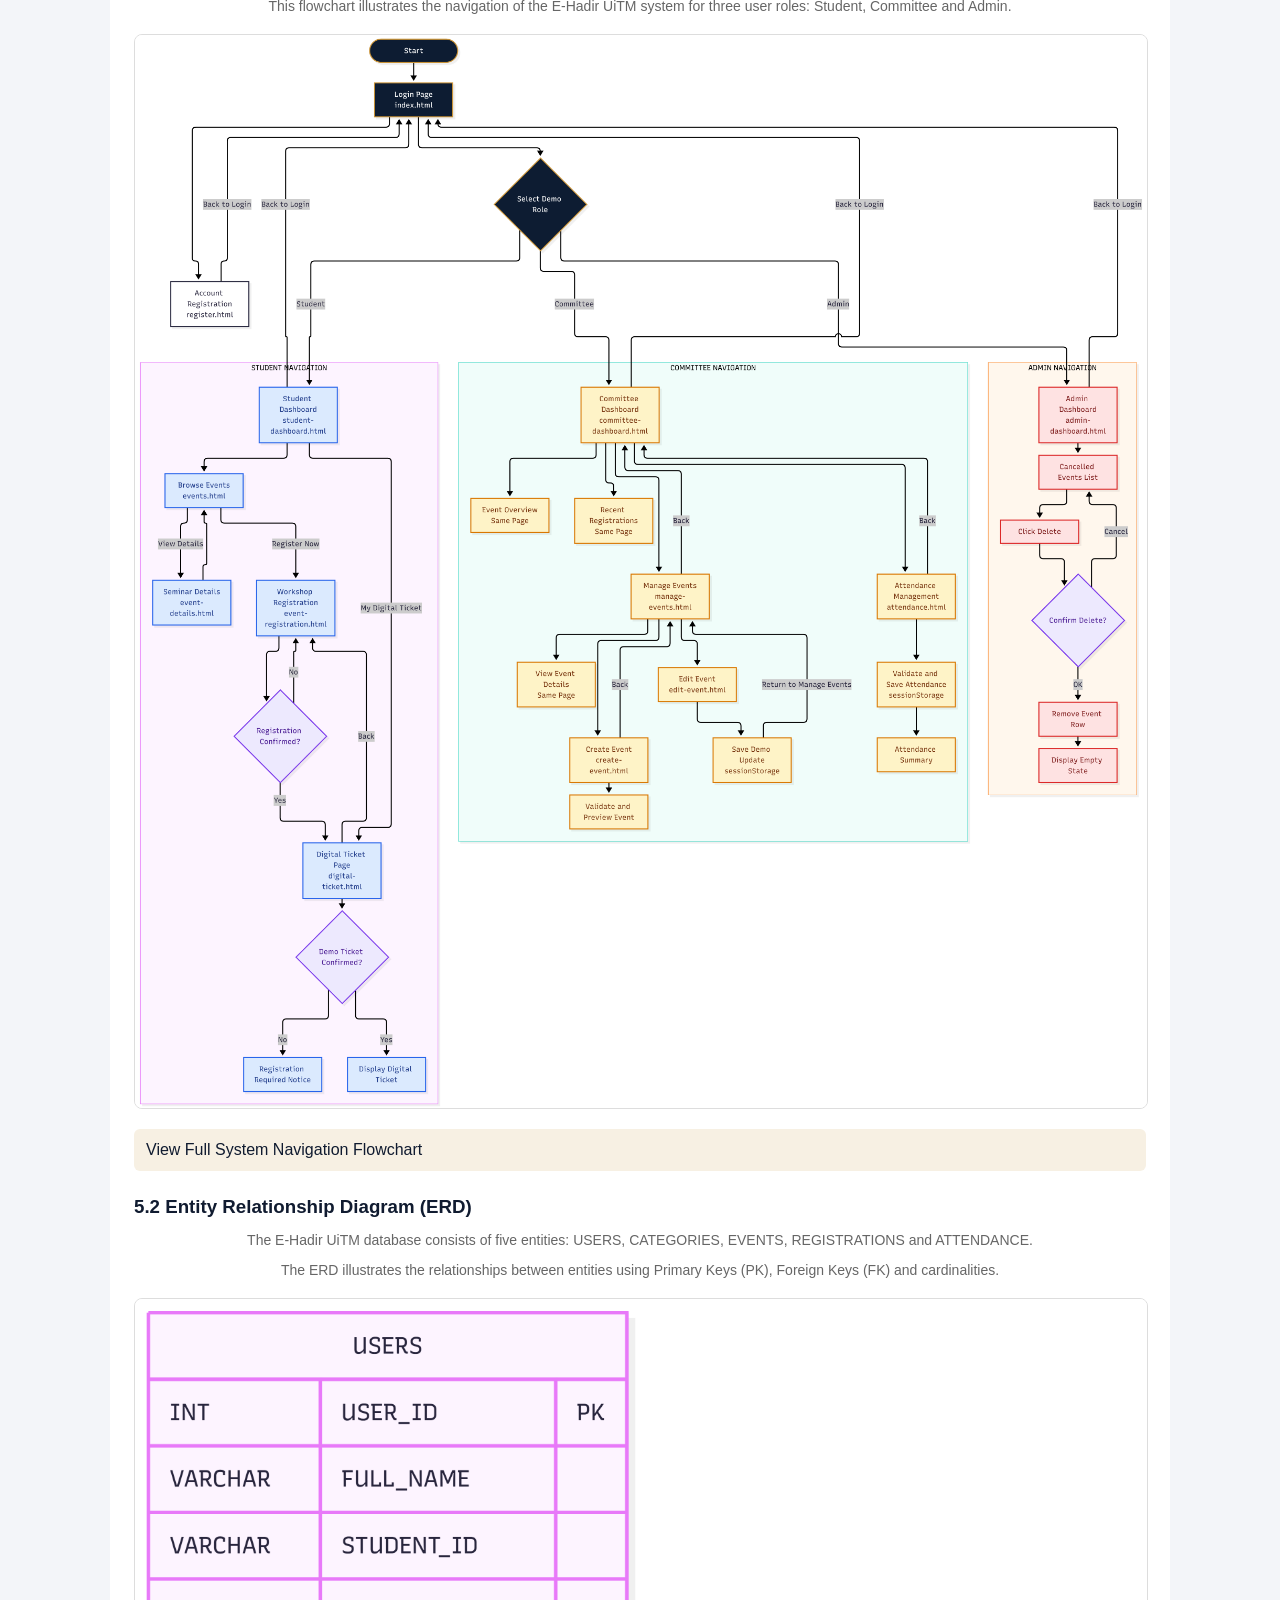
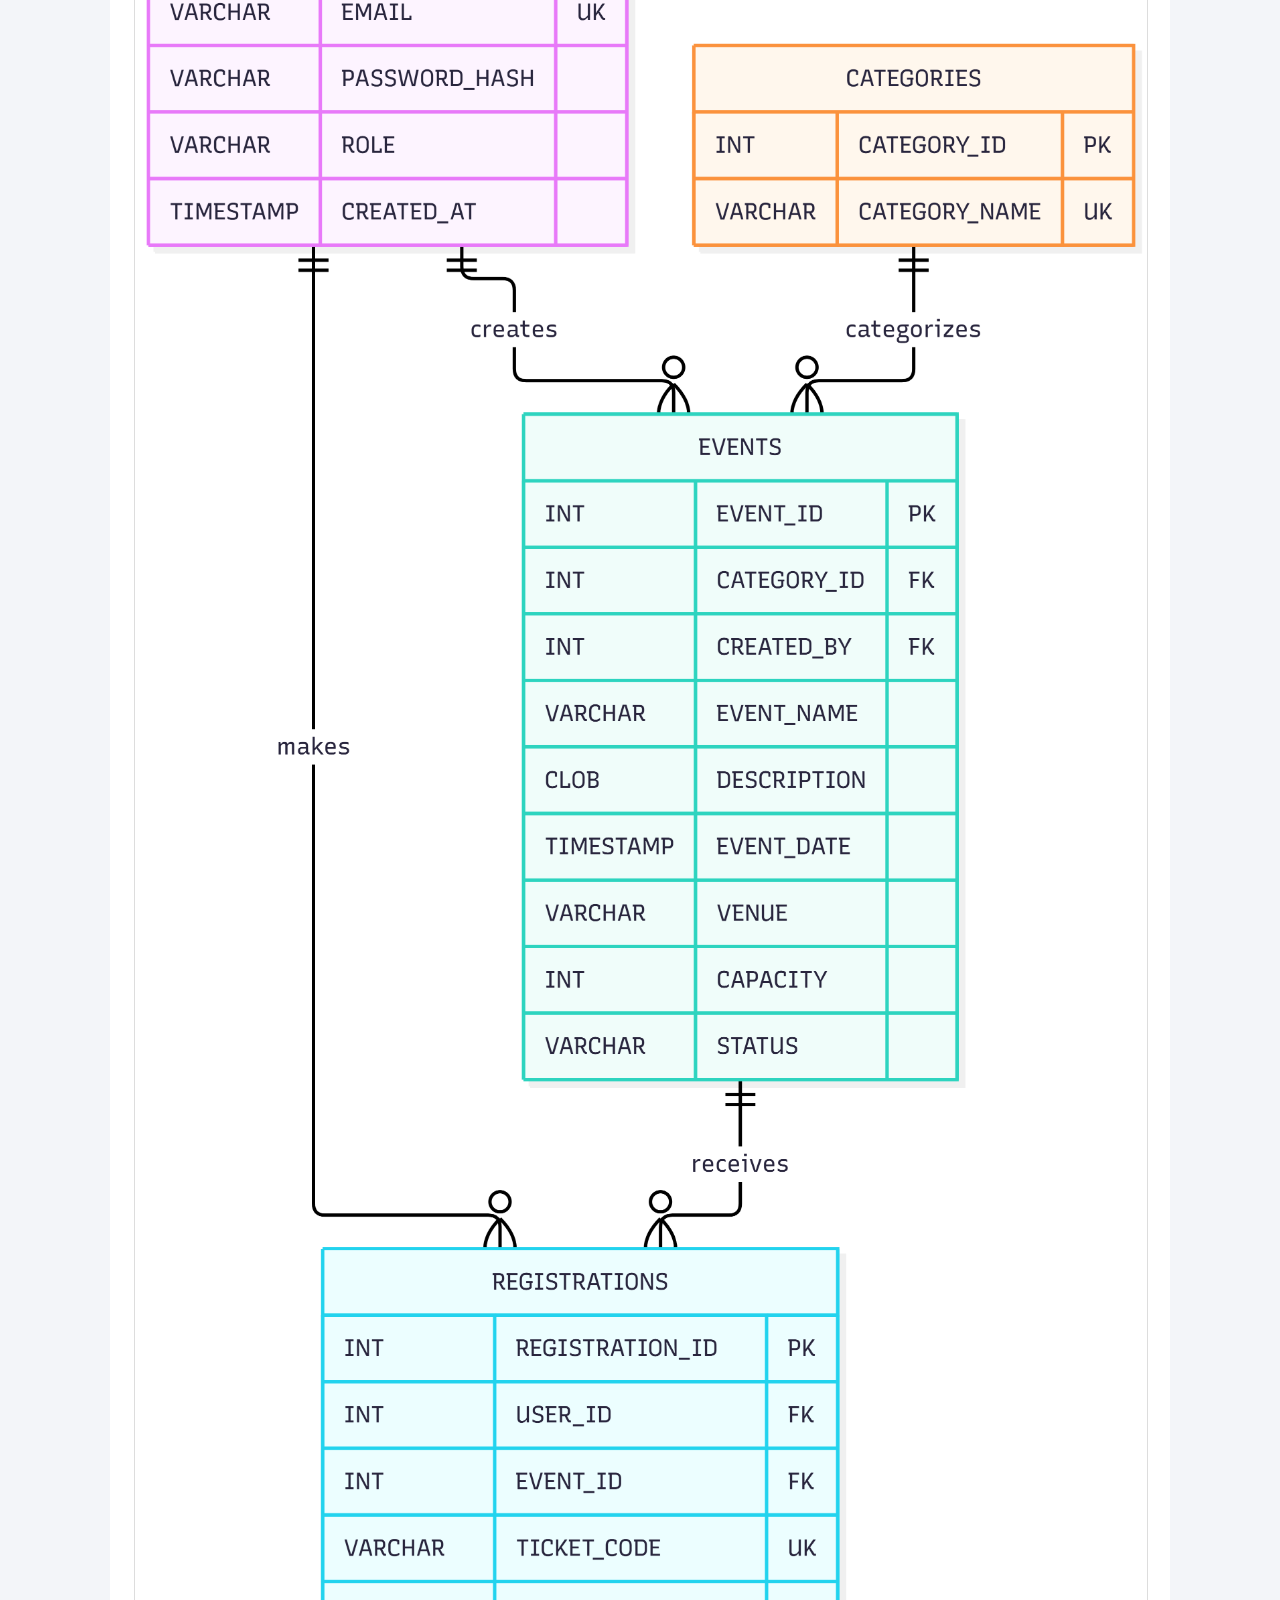
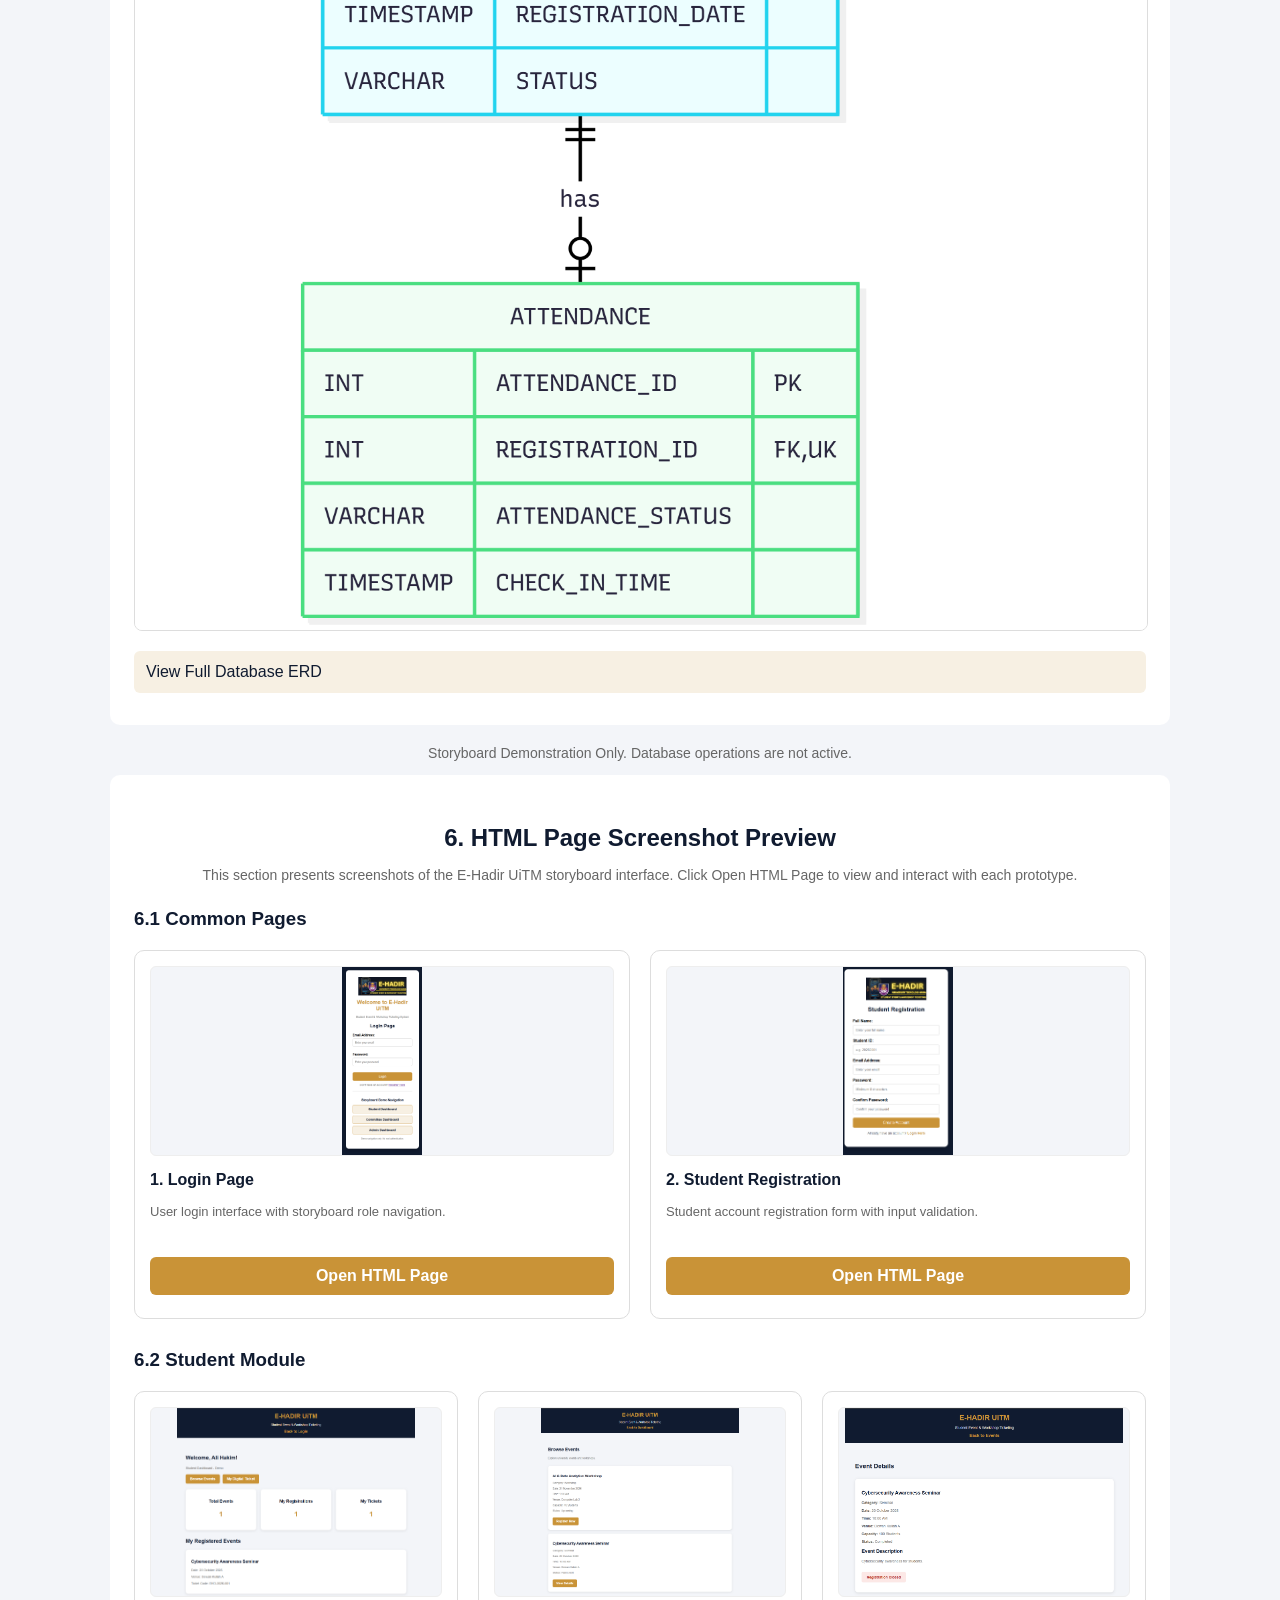
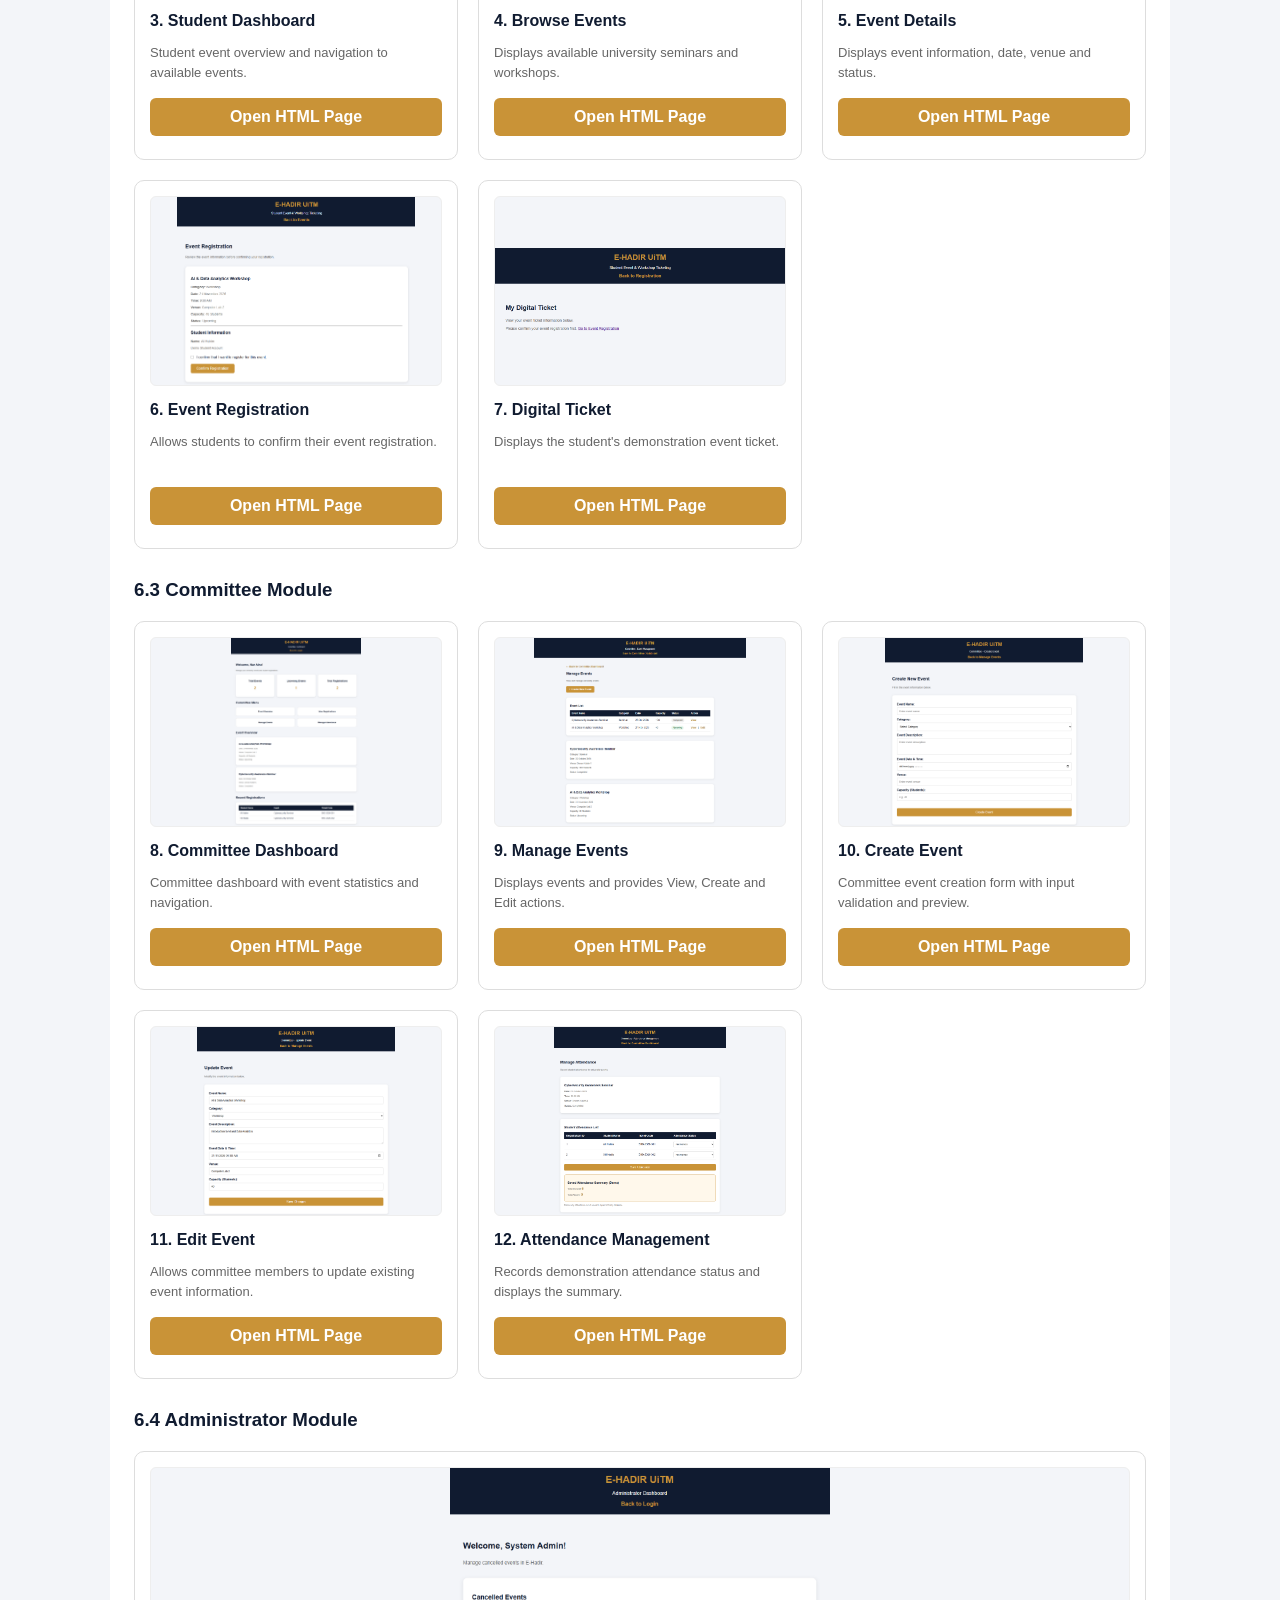
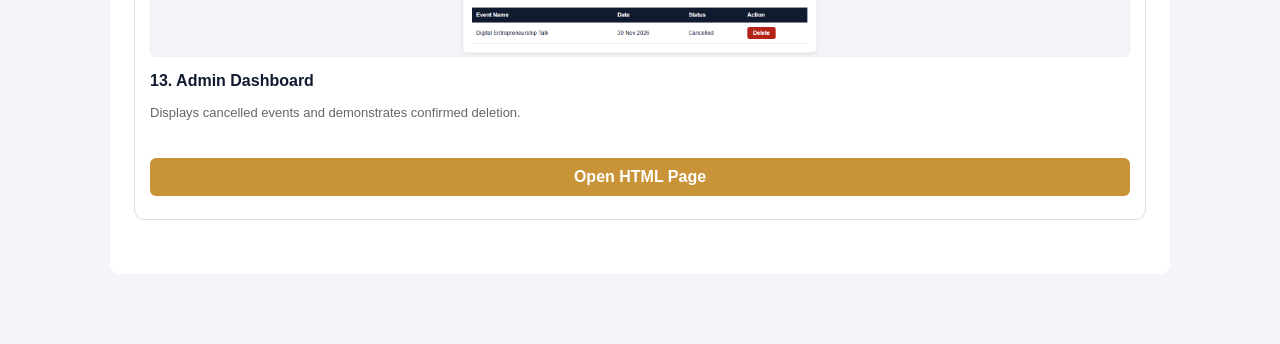
<file: E-Hadir_Storyboard/storyboard.html>
<!DOCTYPE html>
<html lang="en">

<head>
    <meta charset="UTF-8">
    <meta name="viewport"
          content="width=device-width, initial-scale=1.0">

    <title>E-Hadir UiTM - System Storyboard</title>

    <link rel="stylesheet" href="style.css">

    <style>
        .storyboard-page {
            background: #f3f5f9;
            min-height: 100vh;
        }

        .storyboard-container {
            max-width: 1100px;
            margin: 30px auto;
            padding: 20px;
        }

        .storyboard-card {
            background: white;
            padding: 24px;
            border-radius: 10px;
            margin-bottom: 20px;
        }

        .storyboard-card h2 {
            color: #101b30;
            margin-bottom: 15px;
        }

        .storyboard-card a {
            display: block;
            padding: 12px;
            margin: 8px 0;
            background: #f7f0e3;
            color: #101b30;
            border-radius: 6px;
            text-decoration: none;
        }

        .storyboard-card a:hover {
            background: #c99337;
            color: white;
        }
        
        
/* FIX STORYBOARD PAGE LAYOUT */

body.storyboard-page {
    display: block;
    width: 100%;
    min-height: 100vh;
    margin: 0;
    padding: 0;
    background-color: #f3f5f9;
}

/* Make header full width */
.storyboard-page .dashboard-header {
    width: 100%;
    box-sizing: border-box;
    text-align: center;
}

/* Center storyboard content */
.storyboard-page .storyboard-container {
    width: calc(100% - 40px);
    max-width: 1100px;
    margin: 30px auto;
    padding: 20px;
    box-sizing: border-box;
}

/* Full-width storyboard cards */
.storyboard-page .storyboard-card {
    width: 100%;
    box-sizing: border-box;
}


/* STORYBOARD DIAGRAM IMAGE */

.storyboard-diagram {
    display: block;
    width: 100%;
    max-width: 100%;
    height: auto;
    margin: 20px auto;
    border: 1px solid #dddddd;
    border-radius: 8px;
    background-color: white;
}

/* Documentation headings */
.storyboard-card h3 {
    color: #101b30;
    margin-top: 25px;
    margin-bottom: 12px;
}


/* =============================== */
/* STORYBOARD SCREENSHOT GALLERY   */
/* =============================== */

/* Responsive screenshot grid */
.storyboard-gallery {
    display: grid;
    grid-template-columns: repeat(
        auto-fit,
        minmax(240px, 1fr)
    );
    gap: 20px;
    margin-top: 20px;
    margin-bottom: 30px;
}

/* Screenshot card */
.storyboard-preview-card {
    background-color: #ffffff;
    border: 1px solid #dddddd;
    border-radius: 10px;
    padding: 15px;
    box-sizing: border-box;
}

/* Screenshot image */
.storyboard-preview-card img {
    display: block;
    width: 100%;
    height: 190px;
    object-fit: contain;
    background-color: #f3f5f9;
    border-radius: 6px;
    border: 1px solid #eeeeee;
    box-sizing: border-box;
}

/* Screenshot title */
.storyboard-preview-card h4 {
    color: #101b30;
    margin-top: 15px;
    margin-bottom: 10px;
    font-size: 16px;
}

/* Screenshot description */
.storyboard-preview-card p {
    color: #666666;
    font-size: 13px;
    line-height: 1.5;
    text-align: left;
    min-height: 40px;
}

/* Open HTML Page link */
.storyboard-card .storyboard-preview-card a {
    display: block;
    background-color: #c99337;
    color: #ffffff;
    padding: 10px;
    border-radius: 6px;
    text-decoration: none;
    text-align: center;
    font-weight: bold;
    margin-top: 15px;
}

/* Hover effect */
.storyboard-card .storyboard-preview-card a:hover {
    background-color: #ad7823;
    color: white;
}



    </style>

</head>

<body class="storyboard-page">

    <header class="dashboard-header">
        <h1>E-HADIR UiTM</h1>
        <p>CSC584 - System Storyboard</p>
    </header>

    <main class="storyboard-container">

        <h1>Storyboard Overview</h1>

        <p>
            Student Event & Workshop Ticketing System
        </p>

        <!-- COMMON PAGES -->
        <section class="storyboard-card">

            <h2>1. Common Pages</h2>

            <a href="index.html">Login Page</a>

            <a href="register.html">
                Student Registration
            </a>

        </section>

        <!-- STUDENT PAGES -->
        <section class="storyboard-card">

            <h2>2. Student Module</h2>

            <a href="student-dashboard.html">
                Student Dashboard
            </a>

            <a href="events.html">
                Browse Events
            </a>

            <a href="event-details.html">
                Event Details
            </a>

            <a href="event-registration.html">
                Event Registration
            </a>

            <a href="digital-ticket.html">
                Digital Ticket
            </a>

        </section>

        <!-- COMMITTEE PAGES -->
        <section class="storyboard-card">

            <h2>3. Committee Module</h2>

            <a href="committee-dashboard.html">
                Committee Dashboard
            </a>

            <a href="manage-events.html">
                Manage Events
            </a>

            <a href="create-event.html">
                Create Event
            </a>

            <a href="edit-event.html">
                Edit Event
            </a>

            <a href="attendance.html">
                Attendance Management
            </a>

        </section>

        <!-- ADMIN PAGES -->
        <section class="storyboard-card">

            <h2>4. Administrator Module</h2>

            <a href="admin-dashboard.html">
                Admin Dashboard
            </a>

        </section>

        
                        <!-- SYSTEM DOCUMENTATION -->

                        <section class="storyboard-card">

                            <h2>5. System Documentation</h2>

                            <h3>5.1 System Navigation Flowchart</h3>

                            <p>
                                This flowchart illustrates the navigation
                                of the E-Hadir UiTM system for three
                                user roles: Student, Committee and Admin.
                            </p>

                            <img
                                src="documentation/system-navigation-flowchart.png"
                                alt="E-Hadir UiTM Full System Navigation Flowchart"
                                class="storyboard-diagram">

                            <a href="documentation/system-navigation-flowchart.png"
                               target="_blank"
                               rel="noopener">
                                View Full System Navigation Flowchart
                            </a>

                           
                                            <!-- 5.2 ENTITY RELATIONSHIP DIAGRAM -->

                                            <h3>5.2 Entity Relationship Diagram (ERD)</h3>

                                            <p>
                                                The E-Hadir UiTM database consists of
                                                five entities: USERS, CATEGORIES,
                                                EVENTS, REGISTRATIONS and ATTENDANCE.
                                            </p>

                                            <p>
                                                The ERD illustrates the relationships
                                                between entities using Primary Keys (PK),
                                                Foreign Keys (FK) and cardinalities.
                                            </p>

                                            <!-- DISPLAY FINAL ERD -->

                                            <img
                                                src="documentation/ehadir-final-erd.png"
                                                alt="E-Hadir UiTM Entity Relationship Diagram"
                                                class="storyboard-diagram">

                                            <!-- VIEW FULL ERD -->

                                            <a href="documentation/ehadir-final-erd.png"
                                               target="_blank"
                                               rel="noopener">
                                                View Full Database ERD
                                            </a>


                        </section>


        <p>
            Storyboard Demonstration Only.
            Database operations are not active.
        </p>

        
<!-- ================================= -->
<!-- 6. HTML SCREENSHOT PREVIEW        -->
<!-- ================================= -->

<section class="storyboard-card">

    <h2>6. HTML Page Screenshot Preview</h2>

    <p>
        This section presents screenshots of the
        E-Hadir UiTM storyboard interface.
        Click Open HTML Page to view and
        interact with each prototype.
    </p>


    <!-- COMMON MODULE -->
    <h3>6.1 Common Pages</h3>

    <div class="storyboard-gallery">

        <!-- PAGE 1: LOGIN -->
        <article class="storyboard-preview-card">

            <img src="screenshots/01-login.png"
                 alt="Login Page Screenshot"
                 loading="lazy">

            <h4>1. Login Page</h4>

            <p>
                User login interface with
                storyboard role navigation.
            </p>

            <a href="index.html">
                Open HTML Page
            </a>

        </article>


        <!-- PAGE 2: REGISTRATION -->
        <article class="storyboard-preview-card">

            <img src="screenshots/02-register.png"
                 alt="Registration Page Screenshot"
                 loading="lazy">

            <h4>2. Student Registration</h4>

            <p>
                Student account registration
                form with input validation.
            </p>

            <a href="register.html">
                Open HTML Page
            </a>

        </article>

    </div>


    <!-- STUDENT MODULE -->
    <h3>6.2 Student Module</h3>

    <div class="storyboard-gallery">

        <!-- PAGE 3 -->
        <article class="storyboard-preview-card">

            <img src="screenshots/03-student-dashboard.png"
                 alt="Student Dashboard Screenshot"
                 loading="lazy">

            <h4>3. Student Dashboard</h4>

            <p>
                Student event overview and
                navigation to available events.
            </p>

            <a href="student-dashboard.html">
                Open HTML Page
            </a>

        </article>


        <!-- PAGE 4 -->
        <article class="storyboard-preview-card">

            <img src="screenshots/04-events.png"
                 alt="Browse Events Screenshot"
                 loading="lazy">

            <h4>4. Browse Events</h4>

            <p>
                Displays available university
                seminars and workshops.
            </p>

            <a href="events.html">
                Open HTML Page
            </a>

        </article>


        <!-- PAGE 5 -->
        <article class="storyboard-preview-card">

            <img src="screenshots/05-event-details.png"
                 alt="Event Details Screenshot"
                 loading="lazy">

            <h4>5. Event Details</h4>

            <p>
                Displays event information,
                date, venue and status.
            </p>

            <a href="event-details.html">
                Open HTML Page
            </a>

        </article>


        <!-- PAGE 6 -->
        <article class="storyboard-preview-card">

            <img src="screenshots/06-event-registration.png"
                 alt="Event Registration Screenshot"
                 loading="lazy">

            <h4>6. Event Registration</h4>

            <p>
                Allows students to confirm
                their event registration.
            </p>

            <a href="event-registration.html">
                Open HTML Page
            </a>

        </article>


        <!-- PAGE 7 -->
        <article class="storyboard-preview-card">

            <img src="screenshots/07-digital-ticket.png"
                 alt="Digital Ticket Screenshot"
                 loading="lazy">

            <h4>7. Digital Ticket</h4>

            <p>
                Displays the student's
                demonstration event ticket.
            </p>

            <a href="digital-ticket.html">
                Open HTML Page
            </a>

        </article>

    </div>


    <!-- COMMITTEE MODULE -->
    <h3>6.3 Committee Module</h3>

    <div class="storyboard-gallery">

        <!-- PAGE 8 -->
        <article class="storyboard-preview-card">

            <img src="screenshots/08-committee-dashboard.png"
                 alt="Committee Dashboard Screenshot"
                 loading="lazy">

            <h4>8. Committee Dashboard</h4>

            <p>
                Committee dashboard with event
                statistics and navigation.
            </p>

            <a href="committee-dashboard.html">
                Open HTML Page
            </a>

        </article>


        <!-- PAGE 9 -->
        <article class="storyboard-preview-card">

            <img src="screenshots/09-manage-events.png"
                 alt="Manage Events Screenshot"
                 loading="lazy">

            <h4>9. Manage Events</h4>

            <p>
                Displays events and provides
                View, Create and Edit actions.
            </p>

            <a href="manage-events.html">
                Open HTML Page
            </a>

        </article>


        <!-- PAGE 10 -->
        <article class="storyboard-preview-card">

            <img src="screenshots/10-create-event.png"
                 alt="Create Event Screenshot"
                 loading="lazy">

            <h4>10. Create Event</h4>

            <p>
                Committee event creation form
                with input validation and preview.
            </p>

            <a href="create-event.html">
                Open HTML Page
            </a>

        </article>


        <!-- PAGE 11 -->
        <article class="storyboard-preview-card">

            <img src="screenshots/11-edit-event.png"
                 alt="Edit Event Screenshot"
                 loading="lazy">

            <h4>11. Edit Event</h4>

            <p>
                Allows committee members to
                update existing event information.
            </p>

            <a href="edit-event.html">
                Open HTML Page
            </a>

        </article>


        <!-- PAGE 12 -->
        <article class="storyboard-preview-card">

            <img src="screenshots/12-attendance.png"
                 alt="Attendance Management Screenshot"
                 loading="lazy">

            <h4>12. Attendance Management</h4>

            <p>
                Records demonstration attendance
                status and displays the summary.
            </p>

            <a href="attendance.html">
                Open HTML Page
            </a>

        </article>

    </div>


    <!-- ADMIN MODULE -->
    <h3>6.4 Administrator Module</h3>

    <div class="storyboard-gallery">

        <!-- PAGE 13 -->
        <article class="storyboard-preview-card">

            <img src="screenshots/13-admin-dashboard.png"
                 alt="Admin Dashboard Screenshot"
                 loading="lazy">

            <h4>13. Admin Dashboard</h4>

            <p>
                Displays cancelled events and
                demonstrates confirmed deletion.
            </p>

            <a href="admin-dashboard.html">
                Open HTML Page
            </a>

        </article>

    </div>

</section>

        
        
        
    </main>

</body>
</html>
</file>
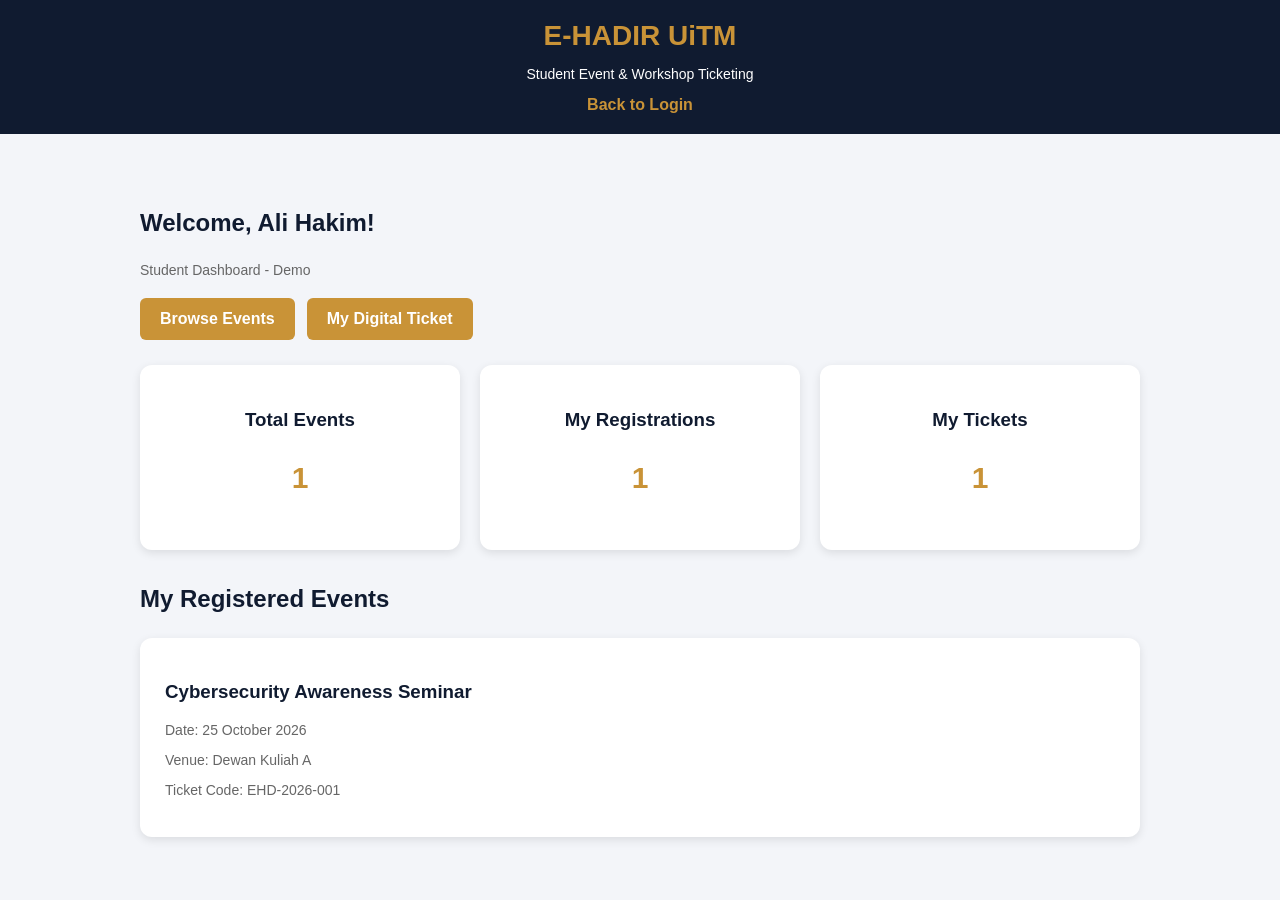
<file: E-Hadir_Storyboard/student-dashboard.html>
<!DOCTYPE html>
<html lang="en">

<head>
    <meta charset="UTF-8">
    <meta name="viewport"
          content="width=device-width, initial-scale=1.0">

    <title>E-Hadir UiTM - Student Dashboard</title>

    <link rel="stylesheet" href="style.css">
</head>

<body class="dashboard-page">

    <!-- HEADER -->
    <header class="dashboard-header">

        <h1>E-HADIR UiTM</h1>

        <p>Student Event & Workshop Ticketing</p>

        <a href="index.html">Back to Login</a>

    </header>


    <!-- MAIN DASHBOARD -->
    <main class="dashboard-container">

        <h2>Welcome, Ali Hakim!</h2>

        <p>Student Dashboard - Demo</p>
        
        
            <nav class="dashboard-nav">

                <a href="events.html">
                    Browse Events
                </a>

                <a href="digital-ticket.html">
                    My Digital Ticket
                </a>

            </nav>



        <!-- DASHBOARD STATISTICS -->
        <section class="dashboard-stats">

            <div class="stat-card">
                <h3>Total Events</h3>
                <p class="stat-number">1</p>
            </div>

            <div class="stat-card">
                <h3>My Registrations</h3>
                <p class="stat-number">1</p>
            </div>

            <div class="stat-card">
                <h3>My Tickets</h3>
                <p class="stat-number">1</p>
            </div>

        </section>


        <!-- REGISTERED EVENTS -->
        <section class="event-section">

            <h2>My Registered Events</h2>

            <div class="event-card">

                <h3>Cybersecurity Awareness Seminar</h3>

                <p>Date: 25 October 2026</p>

                <p>Venue: Dewan Kuliah A</p>

                <p>Ticket Code: EHD-2026-001</p>

            </div>

        </section>

    </main>

</body>
</html>
</file>
<file: E-Hadir_Storyboard/style.css>
/* Background keseluruhan page */
body {
    font-family: Arial, sans-serif;
    background-color: #101b30;
    margin: 0;
    min-height: 100vh;

    display: flex;
    justify-content: center;
    align-items: center;
}

/* Kotak Login */
.login-box {
    background-color: white;
    width: 380px;
    max-width: 90%;
    padding: 35px;
    border-radius: 15px;
    box-sizing: border-box;
    box-shadow: 0 8px 25px rgba(0, 0, 0, 0.3);
}

/* Tajuk E-Hadir */
h1 {
    text-align: center;
    color: #c99337;
    font-size: 28px;
}

/* Description */
p {
    text-align: center;
    color: #666666;
    font-size: 14px;
}

/* Login Page heading */
h2 {
    text-align: center;
    color: #101b30;
    margin-top: 25px;
    margin-bottom: 25px;
}

/* Email dan Password Label */
label {
    display: block;
    font-weight: bold;
    margin-bottom: 8px;
}

/* Input Box */
input {
    width: 100%;
    padding: 12px;
    border: 1px solid #cccccc;
    border-radius: 6px;
    box-sizing: border-box;
    margin-bottom: 15px;
}

/* Login Button */
button {
    width: 100%;
    padding: 12px;
    background-color: #c99337;
    color: white;
    border: none;
    border-radius: 6px;
    font-size: 16px;
    cursor: pointer;
}

/* Hover effect */
button:hover {
    background-color: #a97925;
}


/* E-Hadir Logo */
.logo {
    display: block;
    width: 250px;
    max-width: 100%;
    height: auto;
    margin: 0 auto 20px auto;
}


/* Registration Page */

.register-box {
    width: 430px;
}

/* Registration input focus */

.register-box input:focus {
    border-color: #c99337;
    outline: none;
}

/* Login link */

.register-box a {
    color: #c99337;
    text-decoration: none;
    font-weight: bold;
}

.register-box a:hover {
    text-decoration: underline;
}

/* Allow spacing on smaller screens */

body {
    padding: 20px 12px;
    box-sizing: border-box;
}


/* ============================= */
/* STUDENT DASHBOARD             */
/* ============================= */

/* Dashboard page */
body.dashboard-page {
    display: block;
    background-color: #f3f5f9;
    margin: 0;
    padding: 0;
    color: #101b30;
}

/* Dashboard header */
.dashboard-header {
    background-color: #101b30;
    color: white;
    padding: 20px 30px;
    text-align: center;
}

.dashboard-header h1 {
    color: #c99337;
    margin: 0;
}

.dashboard-header p {
    color: white;
}

.dashboard-header a {
    color: #c99337;
    text-decoration: none;
    font-weight: bold;
}

/* Main dashboard container */
.dashboard-container {
    max-width: 1000px;
    margin: 30px auto;
    padding: 20px;
}

.dashboard-container h2 {
    text-align: left;
}

/* Statistics section */
.dashboard-stats {
    display: grid;
    grid-template-columns: repeat(3, 1fr);
    gap: 20px;
    margin-top: 25px;
}

/* Statistics cards */
.stat-card {
    background-color: white;
    padding: 25px;
    border-radius: 12px;
    text-align: center;
    box-shadow: 0 3px 10px rgba(0,0,0,0.1);
}

.stat-number {
    font-size: 30px;
    font-weight: bold;
    color: #c99337;
}

/* Registered events */
.event-section {
    margin-top: 35px;
}

.event-card {
    background-color: white;
    padding: 25px;
    border-radius: 12px;
    box-shadow: 0 3px 10px rgba(0,0,0,0.1);
}

.event-card h3 {
    color: #101b30;
}

/* Align event details */
.event-card p {
    text-align: left;
}

/* Small screens */
@media (max-width: 600px) {
    .dashboard-stats {
        grid-template-columns: 1fr;
    }
}


/* Dashboard Navigation */

.dashboard-nav {
    margin-top: 20px;
    margin-bottom: 20px;
}

.dashboard-nav a {
    display: inline-block;
    background-color: #c99337;
    color: white;
    padding: 12px 20px;
    border-radius: 6px;
    text-decoration: none;
    font-weight: bold;
}

.dashboard-nav a:hover {
    background-color: #a97925;
}



/* ============================= */
/* EVENT DETAILS PAGE            */
/* ============================= */

.registration-closed {
    display: inline-block;
    background-color: #fce8e6;
    color: #b42318;
    padding: 12px 20px;
    border-radius: 6px;
    font-weight: bold;
    margin-top: 20px;
}

/* View Details link */
.event-link {
    display: inline-block;
    background-color: #c99337;
    color: white;
    padding: 12px 20px;
    border-radius: 6px;
    text-decoration: none;
    font-weight: bold;
    margin-top: 15px;
}

.event-link:hover {
    background-color: #a97925;
}

/* Align dashboard descriptions */
.dashboard-container > p {
    text-align: left;
}


/* Space between multiple event cards */

.event-card + .event-card {
    margin-top: 20px;
}


/* ============================== */
/* EVENT REGISTRATION PAGE        */
/* ============================== */

/* Registration confirmation area */
.registration-confirm {
    display: flex;
    align-items: center;
    gap: 12px;
    margin-top: 25px;
    margin-bottom: 20px;
}

/* Checkbox styling */
.registration-confirm input[type="checkbox"] {
    width: auto;
    margin: 0;
    cursor: pointer;
}

/* Checkbox label */
.registration-confirm label {
    display: inline;
    margin: 0;
    font-weight: normal;
    cursor: pointer;
}

/* Registration button */
.event-register-button {
    width: auto;
    padding: 12px 25px;
    background-color: #c99337;
    color: white;
    border: none;
    border-radius: 6px;
    cursor: pointer;
}

/* Button hover */
.event-register-button:hover {
    background-color: #a97925;
}

/* Message styling */
.registration-message {
    text-align: left;
    font-weight: bold;
    margin-top: 15px;
}

/* Error message */
.registration-message.error {
    color: #b42318;
}

/* Success message */
.registration-message.success {
    color: #176239;
}


/* ============================= */
/* DIGITAL TICKET PAGE           */
/* ============================= */

/* Main ticket card */
.ticket-card {
    background-color: white;
    max-width: 600px;
    margin: 30px auto;
    border-radius: 15px;
    overflow: hidden;
    box-shadow: 0 5px 20px rgba(0,0,0,0.15);
}

/* Ticket header */
.ticket-header {
    background-color: #101b30;
    padding: 30px;
    text-align: center;
}

.ticket-header h2 {
    color: #c99337;
    margin: 0;
    text-align: center;
}

.ticket-header p {
    color: white;
    margin-top: 10px;
}

/* Ticket information */
.ticket-content {
    padding: 30px;
}

.ticket-content h3 {
    color: #101b30;
    text-align: center;
    margin-bottom: 25px;
}

.ticket-content p {
    text-align: left;
    margin-bottom: 15px;
    line-height: 1.6;
}

/* Horizontal line */
.ticket-content hr {
    border: none;
    border-top: 1px dashed #cccccc;
    margin: 25px 0;
}

/* Ticket code box */
.ticket-code {
    background-color: #f7f0e3;
    padding: 20px;
    border-radius: 10px;
    text-align: center;
}

.ticket-code p {
    text-align: center;
    font-size: 13px;
    font-weight: bold;
    margin-bottom: 10px;
}

.ticket-code h2 {
    text-align: center;
    color: #a97925;
    margin: 0;
}

/* Demo warning */
.ticket-content .ticket-warning {
    color: #b42318;
    font-size: 12px;
    text-align: center;
    font-weight: bold;
    margin-top: 20px;
}


/* ============================= */
/* COMMITTEE DASHBOARD           */
/* ============================= */

/* Committee section spacing */
.committee-section {
    margin-top: 35px;
}

/* Committee navigation */
.committee-menu {
    display: grid;
    grid-template-columns: repeat(2, 1fr);
    gap: 20px;
    margin-top: 20px;
}

/* Menu links */
.committee-link {
    display: block;
    background-color: white;
    color: #101b30;
    padding: 25px;
    border-radius: 12px;
    text-align: center;
    text-decoration: none;
    font-weight: bold;
    border: 1px solid #dddddd;
}

/* Hover effect */
.committee-link:hover {
    border-color: #c99337;
    background-color: #fff8eb;
}

/* Registration table */
.committee-table {
    width: 100%;
    border-collapse: collapse;
}

/* Table header and data */
.committee-table th,
.committee-table td {
    padding: 12px;
    border-bottom: 1px solid #dddddd;
    text-align: left;
}

/* Table header */
.committee-table th {
    background-color: #101b30;
    color: white;
}

/* Table row hover */
.committee-table tbody tr:hover {
    background-color: #f7f0e3;
}

/* Prevent table overflow on small screens */
.committee-section .event-card {
    overflow-x: auto;
}

/* Mobile layout */
@media (max-width: 600px) {
    .committee-menu {
        grid-template-columns: 1fr;
    }
}


/* ============================= */
/* MANAGE EVENTS PAGE            */
/* ============================= */

/* Allow table horizontal scrolling */
.table-scroll {
    overflow-x: auto;
}

/* Minimum table width */
.table-scroll .committee-table {
    min-width: 700px;
}

/* Event status general styling */
.event-status {
    display: inline-block;
    padding: 6px 12px;
    border-radius: 20px;
    font-size: 12px;
    font-weight: bold;
}

/* Upcoming status */
.status-upcoming {
    background-color: #e5f5e9;
    color: #176239;
}

/* Completed status */
.status-completed {
    background-color: #eeeeee;
    color: #555555;
}

/* View action link */
.manage-link {
    color: #a97925;
    text-decoration: none;
    font-weight: bold;
}

/* Link hover */
.manage-link:hover {
    text-decoration: underline;
}



/* ============================= */
/* CREATE EVENT PAGE             */
/* ============================= */

/* Form labels */
.create-event-form label {
    display: block;
    margin-top: 15px;
    margin-bottom: 8px;
    font-weight: bold;
    color: #101b30;
}

/* Input, dropdown and textarea */
.create-event-form input,
.create-event-form select,
.create-event-form textarea {
    display: block;
    width: 100%;
    padding: 12px;
    border: 1px solid #cccccc;
    border-radius: 6px;
    box-sizing: border-box;
    font-family: Arial, sans-serif;
    font-size: 14px;
}

/* Input focus */
.create-event-form input:focus,
.create-event-form select:focus,
.create-event-form textarea:focus {
    border-color: #c99337;
    outline: none;
}

/* Create Event Button */
.create-event-form button {
    margin-top: 25px;
    width: 100%;
    background-color: #c99337;
    color: white;
    padding: 13px;
    border: none;
    border-radius: 6px;
    cursor: pointer;
}

/* Button hover */
.create-event-form button:hover {
    background-color: #a97925;
}

/* Validation result */
.create-message {
    text-align: left;
    margin-top: 20px;
    font-weight: bold;
}

/* Preview box */
.event-preview {
    margin-top: 20px;
    padding: 20px;
    background-color: #fff8eb;
    border: 1px solid #c99337;
    border-radius: 8px;
}

.event-preview p {
    text-align: left;
}

/* Keep hidden elements hidden */
.event-preview[hidden] {
    display: none;
}


/* ============================= */
/* ADMIN - DELETE EVENT          */
/* ============================= */

.delete-button {
    width: auto;
    padding: 8px 16px;
    background-color: #b42318;
    color: white;
    border: none;
    border-radius: 6px;
    cursor: pointer;
    font-weight: bold;
}

.delete-button:hover {
    background-color: #8f1d14;
}

.delete-message {
    color: #176239;
    font-weight: bold;
    text-align: left;
    margin-top: 15px;
}


/* ============================= */
/* ATTENDANCE MANAGEMENT         */
/* ============================= */

/* Attendance dropdown */
.attendance-select {
    width: 100%;
    min-width: 130px;
    padding: 10px;
    border: 1px solid #cccccc;
    border-radius: 6px;
    background-color: white;
    font-size: 14px;
    cursor: pointer;
}

/* Dropdown focus */
.attendance-select:focus {
    outline: none;
    border-color: #c99337;
}

/* Save attendance button */
.attendance-button {
    margin-top: 25px;
    padding: 12px 25px;
    background-color: #c99337;
    color: white;
    border: none;
    border-radius: 6px;
    cursor: pointer;
}

/* Disabled button */
.attendance-button:disabled {
    background-color: #aaaaaa;
    cursor: not-allowed;
}

/* Attendance note */
.attendance-note {
    text-align: left;
    font-size: 13px;
    color: #666666;
    margin-top: 15px;
}



/* ============================= */
/* LESSON 7B - SAVE ATTENDANCE    */
/* ============================= */

/* Attendance result message */
.attendance-message {
    text-align: left;
    font-weight: bold;
    margin-top: 20px;
}

/* Success message */
.attendance-message.success {
    color: #176239;
}

/* Error message */
.attendance-message.error {
    color: #b42318;
}

/* Attendance summary box */
.attendance-summary {
    background-color: #fff8eb;
    border: 1px solid #c99337;
    padding: 20px;
    border-radius: 10px;
    margin-top: 25px;
}

/* Summary heading */
.attendance-summary h3 {
    color: #101b30;
    margin-bottom: 15px;
}

/* Summary text */
.attendance-summary p {
    text-align: left;
    margin-bottom: 10px;
}

/* Summary numbers */
.attendance-summary strong {
    color: #a97925;
    font-size: 20px;
}


/* ============================= */
/* STORYBOARD DEMO NAVIGATION    */
/* ============================= */

.demo-nav {
    margin-top: 25px;
    padding-top: 20px;
    border-top: 1px solid #dddddd;
}

/* Demo Navigation Title */
.demo-nav h3 {
    text-align: center;
    color: #101b30;
    font-size: 16px;
}

/* Dashboard Navigation Links */
.demo-nav a {
    display: block;
    padding: 12px;
    margin-top: 10px;
    background-color: #f7f0e3;
    color: #101b30;
    border: 1px solid #c99337;
    border-radius: 6px;
    text-align: center;
    text-decoration: none;
    font-weight: bold;
}

/* Hover Effect */
.demo-nav a:hover {
    background-color: #c99337;
    color: white;
}

/* Demo Notice */
.demo-nav p {
    text-align: center;
    font-size: 11px;
    color: #777777;
    margin-top: 15px;
}


/* STUDENT DASHBOARD NAVIGATION */

.dashboard-nav {
    display: flex;
    flex-wrap: wrap;
    gap: 12px;
}
</file>
